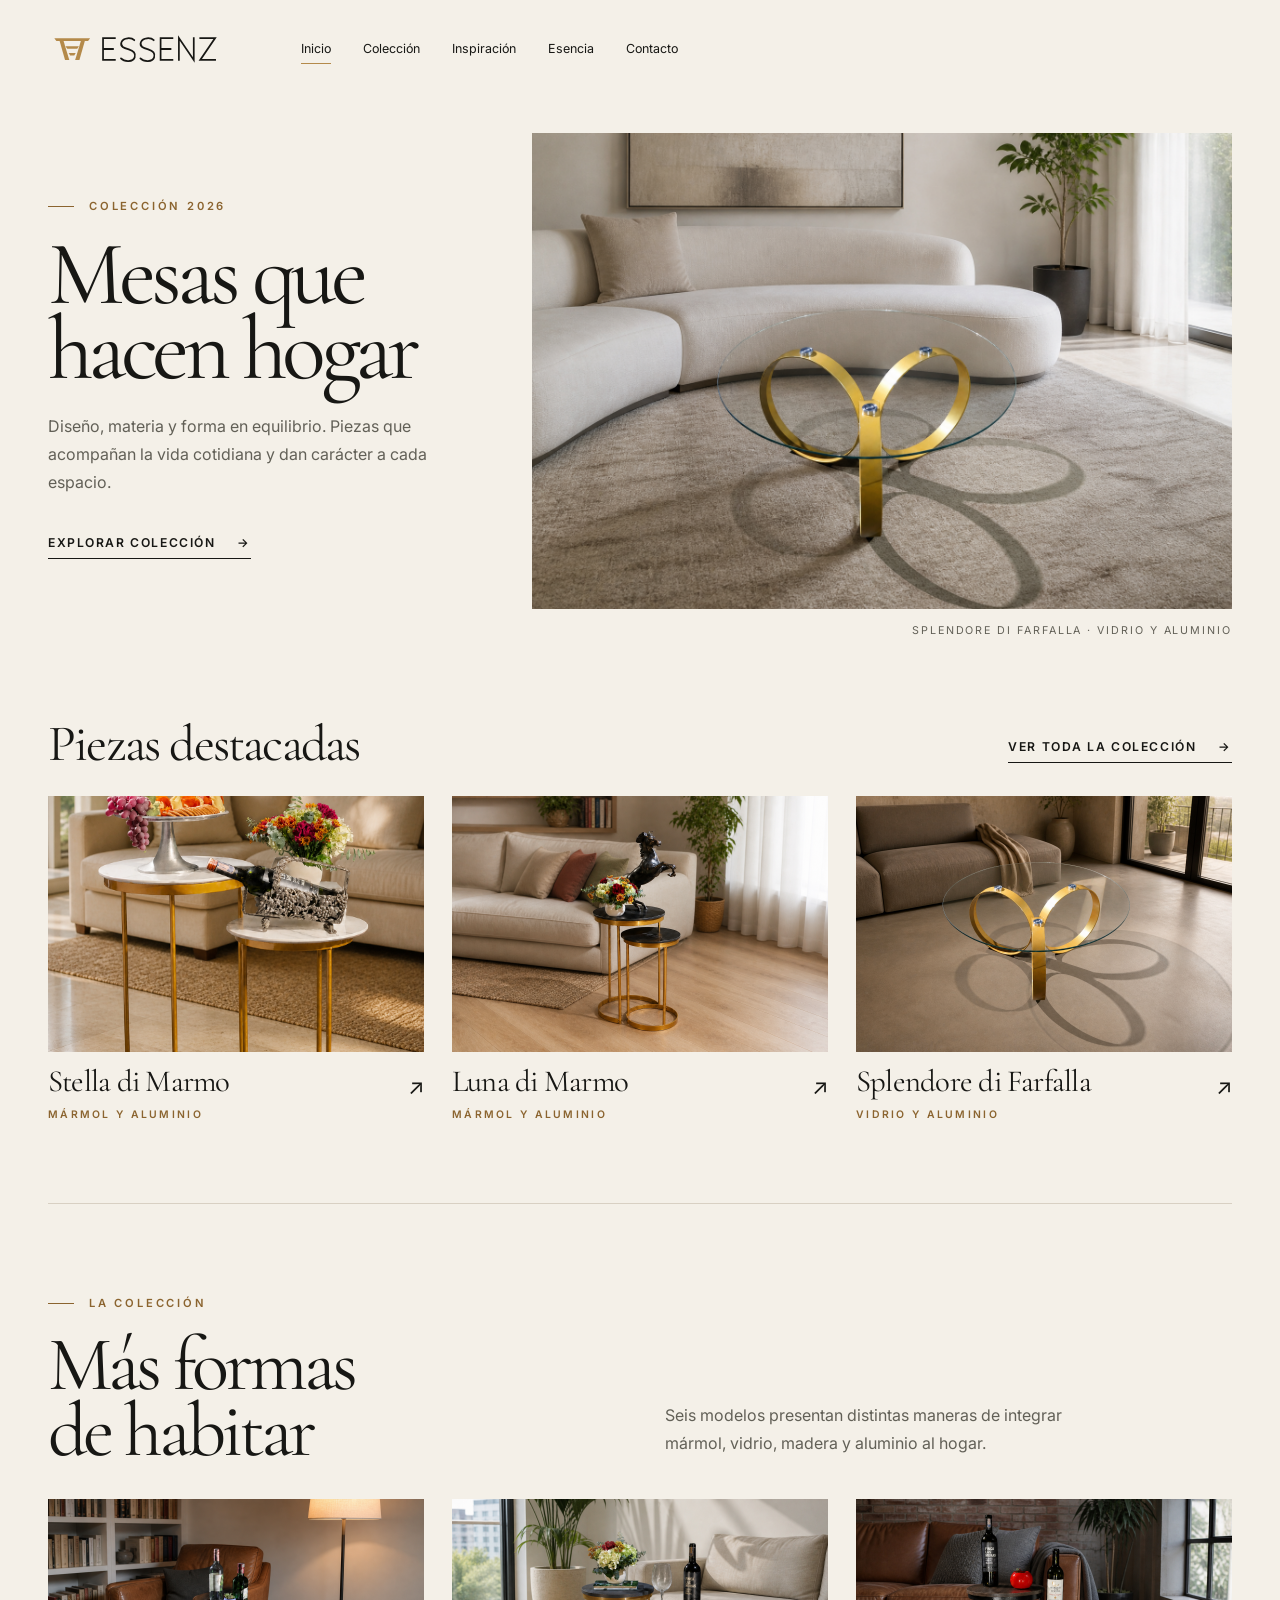
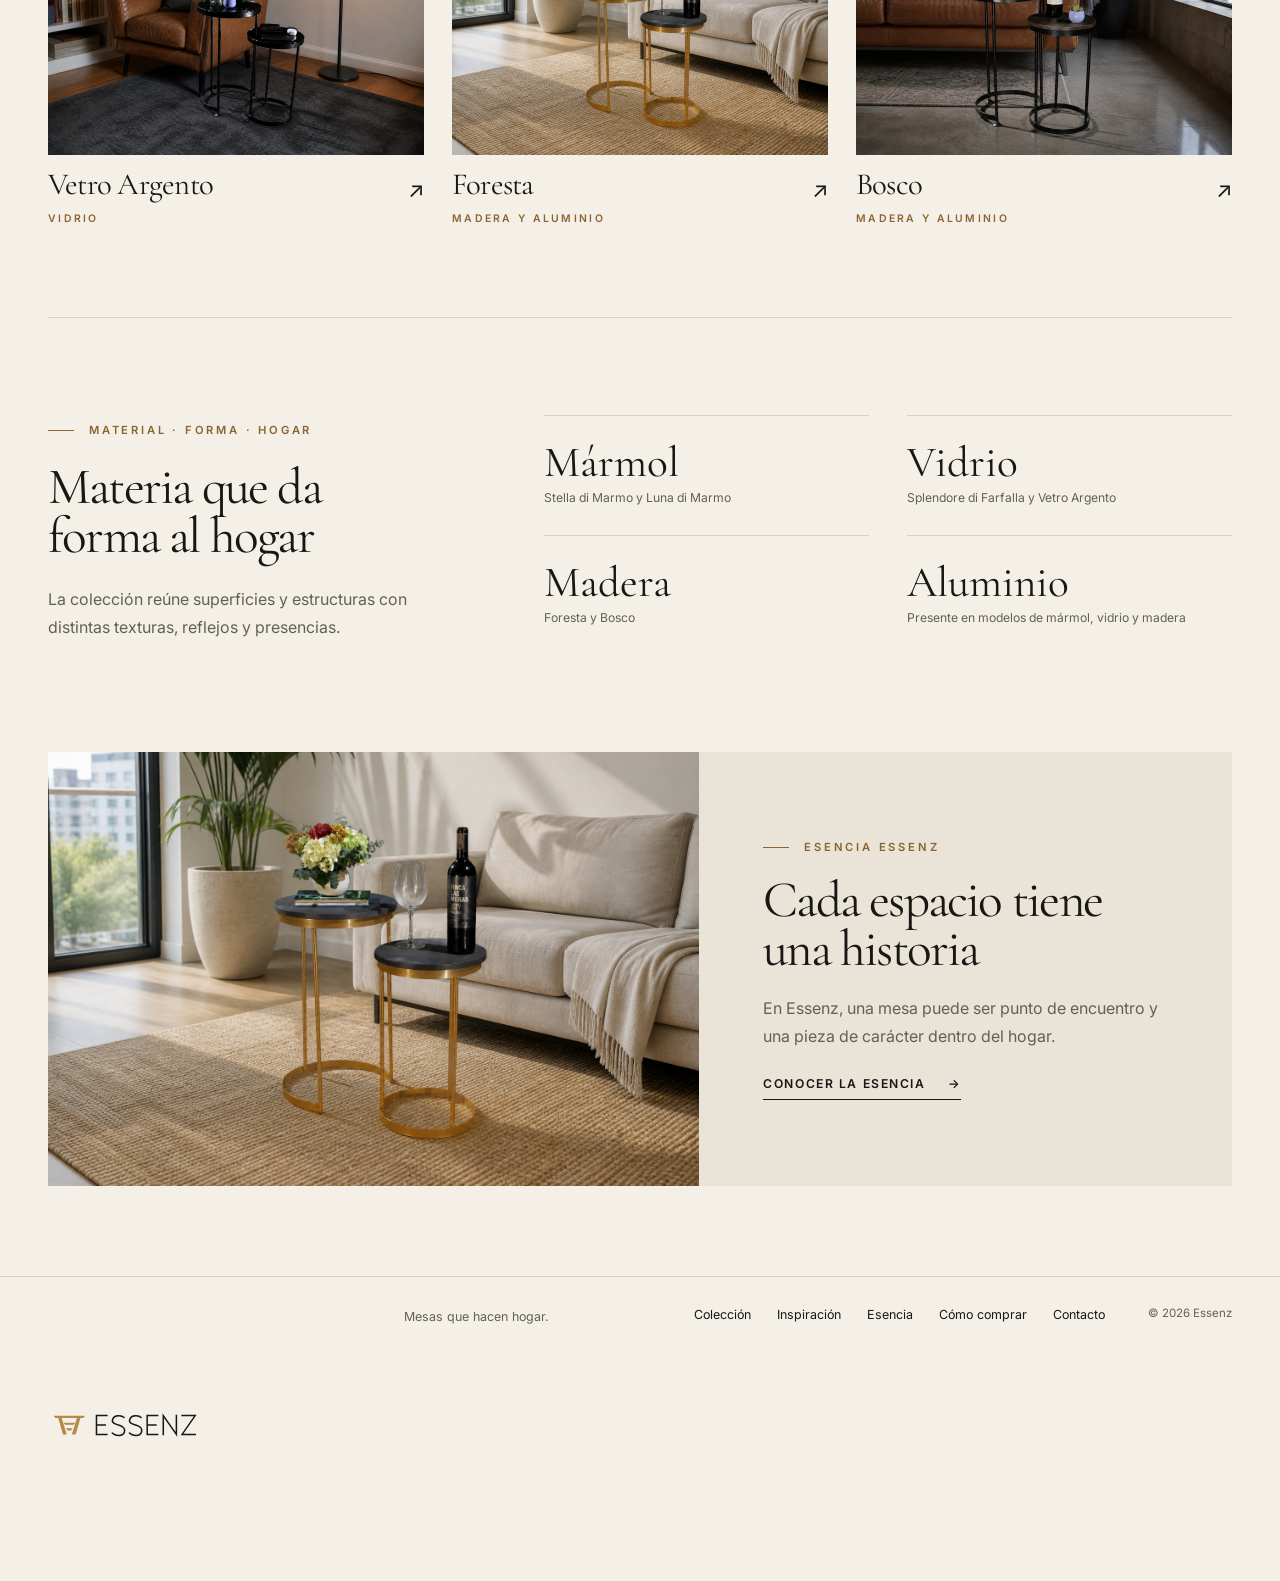
<file: site/index.html>
<!doctype html>
<html lang="es-CO">
<head>
  <meta charset="utf-8">
  <meta name="viewport" content="width=device-width, initial-scale=1">
  <meta name="theme-color" content="#F4F0E8">
  <meta name="description" content="Conoce las mesas decorativas Essenz: mármol, vidrio, madera y aluminio en piezas para el hogar. Explora la colección 2026 y sus seis modelos.">
  <title>Essenz | Mesas que hacen hogar</title>
  <link rel="icon" type="image/png" href="assets/brand/essenz-favicon-512.png">
  <link rel="preconnect" href="https://fonts.googleapis.com">
  <link rel="preconnect" href="https://fonts.gstatic.com" crossorigin>
  <link href="https://fonts.googleapis.com/css2?family=Cormorant+Garamond:wght@400;500&family=Inter:wght@400;500;600&display=swap" rel="stylesheet">
  <link rel="preload" as="image" href="assets/images/splendore-di-farfalla-p09-sala-curva.png">
  <link rel="stylesheet" href="assets/css/styles.css">
  <script src="assets/js/main.js" defer></script>
</head>
<body>
  <a class="skip-link" href="#contenido">Saltar al contenido</a>
  <header class="site-header" data-menu-open="false">
    <div class="container header-inner">
      <a class="site-logo" href="index.html" aria-label="Essenz, inicio"><img src="assets/brand/essenz-logo-web-color.svg" width="1200" height="240" alt="Essenz"></a>
      <button class="menu-toggle" type="button" aria-controls="menu-principal" aria-expanded="false">Menú <svg viewBox="0 0 20 20" aria-hidden="true"><path d="M2 6h16M2 14h16"></path></svg></button>
      <nav class="site-nav" id="menu-principal" aria-label="Navegación principal">
        <a href="index.html" aria-current="page">Inicio</a>
        <a href="productos.html">Colección</a>
        <a href="galeria.html">Inspiración</a>
        <a href="empresa.html">Esencia</a>
        <a href="contacto.html">Contacto</a>
      </nav>
    </div>
  </header>

  <main id="contenido">
    <section class="container hero" aria-labelledby="inicio-titulo">
      <div class="hero-copy">
        <p class="eyebrow">Colección 2026</p>
        <h1 id="inicio-titulo">Mesas que<br>hacen hogar</h1>
        <p class="body-copy">Diseño, materia y forma en equilibrio. Piezas que acompañan la vida cotidiana y dan carácter a cada espacio.</p>
        <a class="text-link" href="productos.html">Explorar colección <span aria-hidden="true">→</span></a>
      </div>
      <figure>
        <div class="hero-image"><img src="assets/images/splendore-di-farfalla-p09-sala-curva.png" width="1536" height="1024" alt="Mesa de vidrio Splendore di Farfalla en una sala luminosa" fetchpriority="high"></div>
        <figcaption class="hero-caption">Splendore di Farfalla · vidrio y aluminio</figcaption>
      </figure>
    </section>

    <section class="container featured" aria-labelledby="destacadas-titulo">
      <div class="section-top"><h2 class="section-heading" id="destacadas-titulo">Piezas destacadas</h2><a class="text-link" href="productos.html">Ver toda la colección <span aria-hidden="true">→</span></a></div>
      <div class="product-grid">
        <article class="product-card">
          <a class="product-card__media" href="productos.html#stella"><img src="assets/images/stella-di-marmo-p04-sala-contemporanea.png" width="1086" height="1448" loading="lazy" decoding="async" alt="Set de mesas Stella di Marmo en una sala contemporánea"></a>
          <div class="product-card__meta"><h3><a href="productos.html#stella">Stella di Marmo</a></h3><span class="product-card__arrow" aria-hidden="true">↗</span></div>
          <p class="product-card__material">Mármol y aluminio</p>
        </article>
        <article class="product-card">
          <a class="product-card__media" href="productos.html#luna"><img src="assets/images/luna-di-marmo-p07-sala-familiar.png" width="1536" height="1024" loading="lazy" decoding="async" alt="Set de mesas Luna di Marmo en una sala familiar"></a>
          <div class="product-card__meta"><h3><a href="productos.html#luna">Luna di Marmo</a></h3><span class="product-card__arrow" aria-hidden="true">↗</span></div>
          <p class="product-card__material">Mármol y aluminio</p>
        </article>
        <article class="product-card">
          <a class="product-card__media" href="productos.html#farfalla"><img src="assets/images/splendore-di-farfalla-p10-sala-minimalista.png" width="1536" height="1024" loading="lazy" decoding="async" alt="Mesa Splendore di Farfalla de vidrio en una sala minimalista"></a>
          <div class="product-card__meta"><h3><a href="productos.html#farfalla">Splendore di Farfalla</a></h3><span class="product-card__arrow" aria-hidden="true">↗</span></div>
          <p class="product-card__material">Vidrio y aluminio</p>
        </article>
      </div>
    </section>

    <section class="container collection-teaser" aria-labelledby="coleccion-titulo">
      <div class="teaser-heading"><div><p class="eyebrow">La colección</p><h2 id="coleccion-titulo">Más formas<br>de habitar</h2></div><p class="body-copy">Seis modelos presentan distintas maneras de integrar mármol, vidrio, madera y aluminio al hogar.</p></div>
      <div class="product-grid">
        <article class="product-card">
          <a class="product-card__media" href="productos.html#vetro"><img src="assets/images/vetro-argento-p11-rincon-lectura.png" width="1536" height="1024" loading="lazy" decoding="async" alt="Set Vetro Argento en un rincón de lectura"></a>
          <div class="product-card__meta"><h3><a href="productos.html#vetro">Vetro Argento</a></h3><span class="product-card__arrow" aria-hidden="true">↗</span></div><p class="product-card__material">Vidrio</p>
        </article>
        <article class="product-card">
          <a class="product-card__media" href="productos.html#foresta"><img src="assets/images/foresta-p14-apartamento-luminoso.png" width="1536" height="1024" loading="lazy" decoding="async" alt="Set Foresta en un apartamento luminoso"></a>
          <div class="product-card__meta"><h3><a href="productos.html#foresta">Foresta</a></h3><span class="product-card__arrow" aria-hidden="true">↗</span></div><p class="product-card__material">Madera y aluminio</p>
        </article>
        <article class="product-card">
          <a class="product-card__media" href="productos.html#bosco"><img src="assets/images/bosco-p16-sala-industrial.png" width="1536" height="1024" loading="lazy" decoding="async" alt="Set Bosco en una sala de estilo industrial"></a>
          <div class="product-card__meta"><h3><a href="productos.html#bosco">Bosco</a></h3><span class="product-card__arrow" aria-hidden="true">↗</span></div><p class="product-card__material">Madera y aluminio</p>
        </article>
      </div>
    </section>

    <section class="container material-section" aria-labelledby="materiales-titulo">
      <div><p class="eyebrow">Material · forma · hogar</p><h2 class="section-heading" id="materiales-titulo">Materia que da forma al hogar</h2><p class="body-copy">La colección reúne superficies y estructuras con distintas texturas, reflejos y presencias.</p></div>
      <div class="material-list" aria-label="Materiales de la colección">
        <div class="material-item"><h3>Mármol</h3><p>Stella di Marmo y Luna di Marmo</p></div>
        <div class="material-item"><h3>Vidrio</h3><p>Splendore di Farfalla y Vetro Argento</p></div>
        <div class="material-item"><h3>Madera</h3><p>Foresta y Bosco</p></div>
        <div class="material-item"><h3>Aluminio</h3><p>Presente en modelos de mármol, vidrio y madera</p></div>
      </div>
    </section>

    <section class="container editorial-block" aria-labelledby="esencia-titulo">
      <div class="editorial-block__image"><img src="assets/images/foresta-p14-apartamento-luminoso.png" width="1536" height="1024" loading="lazy" decoding="async" alt="Mesa Foresta acompañando una sala de estar"></div>
      <div class="editorial-block__copy"><p class="eyebrow">Esencia Essenz</p><h2 class="section-heading" id="esencia-titulo">Cada espacio tiene una historia</h2><p class="body-copy">En Essenz, una mesa puede ser punto de encuentro y una pieza de carácter dentro del hogar.</p><a class="text-link" href="empresa.html">Conocer la esencia <span aria-hidden="true">→</span></a></div>
    </section>
  </main>

  <footer class="site-footer"><div class="container footer-inner"><a class="footer-brand" href="index.html" aria-label="Essenz, inicio"><img src="assets/brand/essenz-logo-web-color.svg" width="1200" height="240" alt="Essenz"></a><p class="footer-note">Mesas que hacen hogar.</p><nav class="footer-links" aria-label="Enlaces del pie"><a href="productos.html">Colección</a><a href="galeria.html">Inspiración</a><a href="empresa.html">Esencia</a><a href="pagos.html">Cómo comprar</a><a href="contacto.html">Contacto</a></nav><p class="footer-year">© 2026 Essenz</p></div></footer>
</body>
</html>
</file>
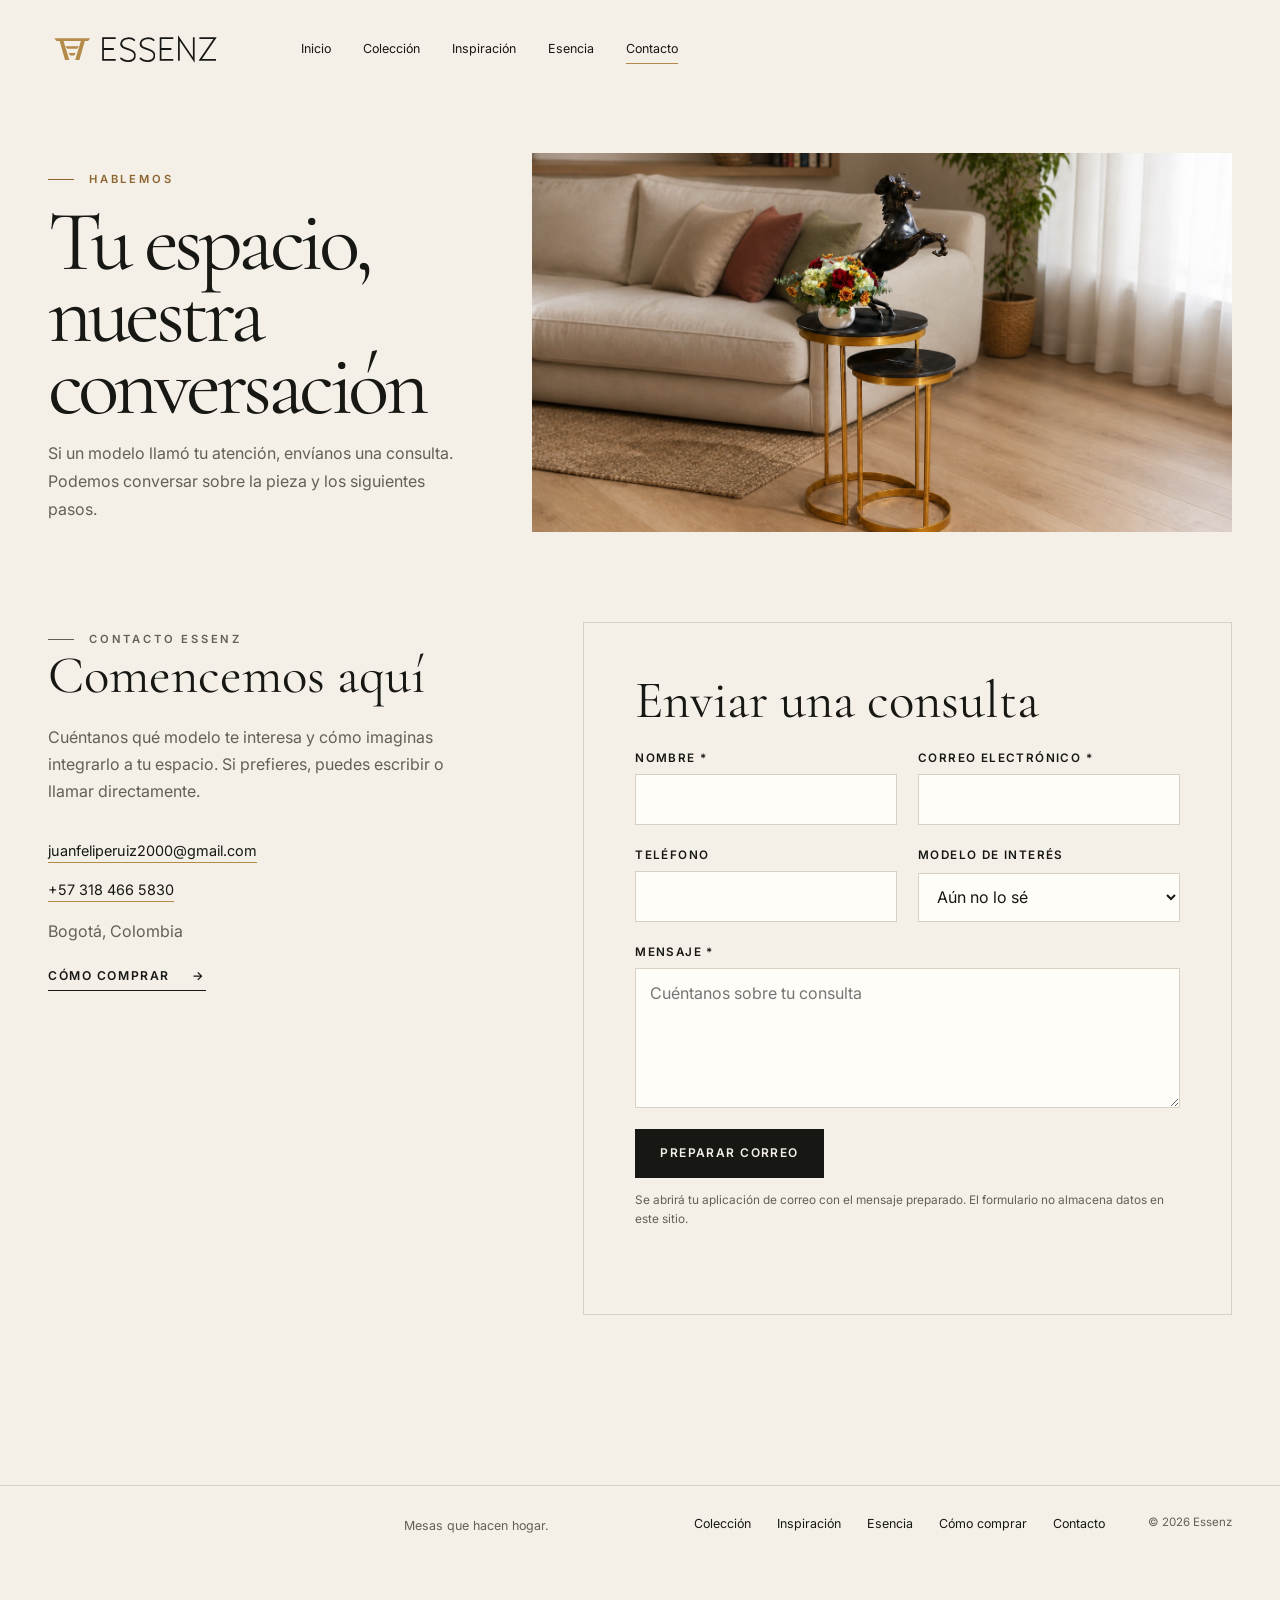
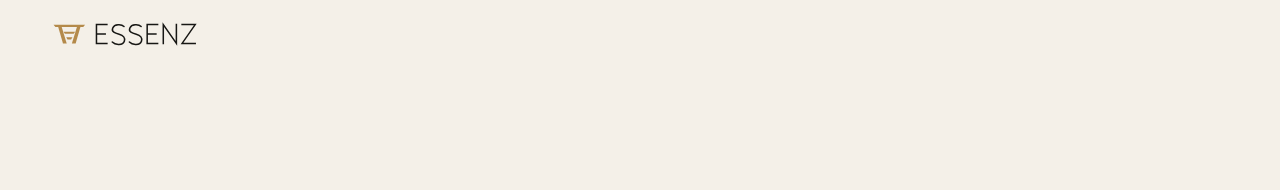
<file: site/contacto.html>
<!doctype html>
<html lang="es-CO">
<head>
  <meta charset="utf-8"><meta name="viewport" content="width=device-width, initial-scale=1"><meta name="theme-color" content="#F4F0E8">
  <meta name="description" content="Contacta a Essenz para consultar por Stella di Marmo, Luna di Marmo, Splendore di Farfalla, Vetro Argento, Foresta o Bosco.">
  <title>Contacto y consultas | Essenz</title>
  <link rel="icon" type="image/png" href="assets/brand/essenz-favicon-512.png"><link rel="preconnect" href="https://fonts.googleapis.com"><link rel="preconnect" href="https://fonts.gstatic.com" crossorigin><link href="https://fonts.googleapis.com/css2?family=Cormorant+Garamond:wght@400;500&family=Inter:wght@400;500;600&display=swap" rel="stylesheet">
  <link rel="stylesheet" href="assets/css/styles.css"><script src="assets/js/main.js" defer></script>
</head>
<body>
  <a class="skip-link" href="#contenido">Saltar al contenido</a>
  <header class="site-header" data-menu-open="false"><div class="container header-inner"><a class="site-logo" href="index.html" aria-label="Essenz, inicio"><img src="assets/brand/essenz-logo-web-color.svg" width="1200" height="240" alt="Essenz"></a><button class="menu-toggle" type="button" aria-controls="menu-principal" aria-expanded="false">Menú <svg viewBox="0 0 20 20" aria-hidden="true"><path d="M2 6h16M2 14h16"></path></svg></button><nav class="site-nav" id="menu-principal" aria-label="Navegación principal"><a href="index.html">Inicio</a><a href="productos.html">Colección</a><a href="galeria.html">Inspiración</a><a href="empresa.html">Esencia</a><a href="contacto.html" aria-current="page">Contacto</a></nav></div></header>

  <main id="contenido" class="container">
    <section class="page-intro" aria-labelledby="titulo-contacto"><div class="page-intro__copy"><p class="eyebrow">Hablemos</p><h1 id="titulo-contacto">Tu espacio,<br>nuestra conversación</h1><p class="body-copy">Si un modelo llamó tu atención, envíanos una consulta. Podemos conversar sobre la pieza y los siguientes pasos.</p></div><figure class="page-intro__image"><img src="assets/images/luna-di-marmo-p07-sala-familiar.png" width="1536" height="1024" alt="Luna di Marmo en una sala familiar" fetchpriority="high"></figure></section>

    <section class="contact-layout" aria-label="Opciones de contacto"><div class="contact-info"><p class="eyebrow">Contacto Essenz</p><h2>Comencemos aquí</h2><p>Cuéntanos qué modelo te interesa y cómo imaginas integrarlo a tu espacio. Si prefieres, puedes escribir o llamar directamente.</p><div class="contact-methods"><a href="mailto:juanfeliperuiz2000@gmail.com">juanfeliperuiz2000@gmail.com</a><a href="tel:+573184665830">+57 318 466 5830</a></div><p>Bogotá, Colombia</p><a class="text-link" href="pagos.html">Cómo comprar <span aria-hidden="true">→</span></a></div>
      <form class="contact-form" id="contact-form" action="mailto:juanfeliperuiz2000@gmail.com" method="post" enctype="text/plain" data-email="juanfeliperuiz2000@gmail.com"><h2>Enviar una consulta</h2><div class="form-grid"><div class="field"><label for="nombre">Nombre *</label><input id="nombre" name="nombre" type="text" autocomplete="name" required maxlength="100"></div><div class="field"><label for="correo">Correo electrónico *</label><input id="correo" name="correo" type="email" autocomplete="email" required maxlength="150"></div></div><div class="form-grid"><div class="field"><label for="telefono">Teléfono</label><input id="telefono" name="telefono" type="tel" autocomplete="tel" maxlength="40"></div><div class="field"><label for="modelo">Modelo de interés</label><select id="modelo" name="modelo"><option value="">Aún no lo sé</option><option value="stella">Stella di Marmo</option><option value="luna">Luna di Marmo</option><option value="farfalla">Splendore di Farfalla</option><option value="vetro">Vetro Argento</option><option value="foresta">Foresta</option><option value="bosco">Bosco</option></select></div></div><div class="field"><label for="mensaje">Mensaje *</label><textarea id="mensaje" name="mensaje" required maxlength="2000" placeholder="Cuéntanos sobre tu consulta"></textarea></div><button class="button" type="submit">Preparar correo</button><p class="form-note">Se abrirá tu aplicación de correo con el mensaje preparado. El formulario no almacena datos en este sitio.</p><p class="form-status" id="form-status" role="status" aria-live="polite"></p></form>
    </section>
  </main>

  <footer class="site-footer"><div class="container footer-inner"><a class="footer-brand" href="index.html" aria-label="Essenz, inicio"><img src="assets/brand/essenz-logo-web-color.svg" width="1200" height="240" alt="Essenz"></a><p class="footer-note">Mesas que hacen hogar.</p><nav class="footer-links" aria-label="Enlaces del pie"><a href="productos.html">Colección</a><a href="galeria.html">Inspiración</a><a href="empresa.html">Esencia</a><a href="pagos.html">Cómo comprar</a><a href="contacto.html">Contacto</a></nav><p class="footer-year">© 2026 Essenz</p></div></footer>
</body>
</html>
</file>
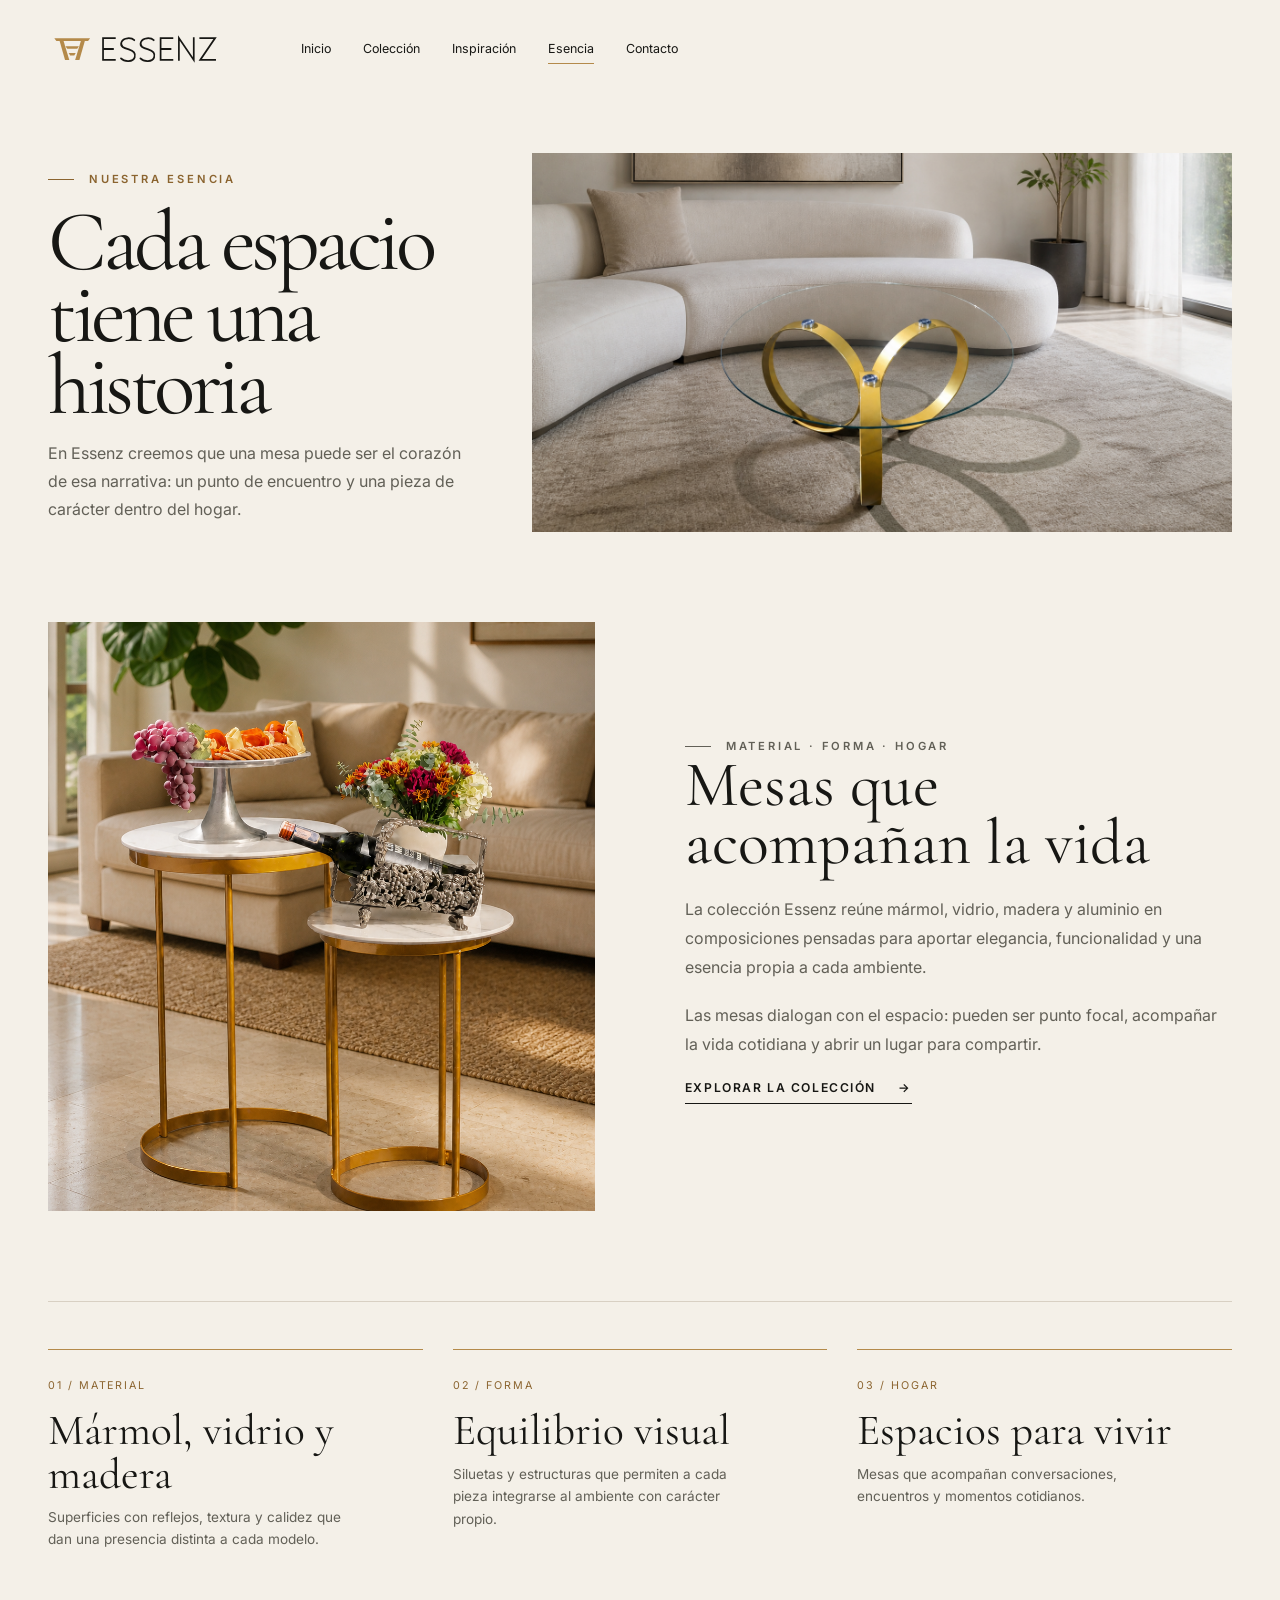
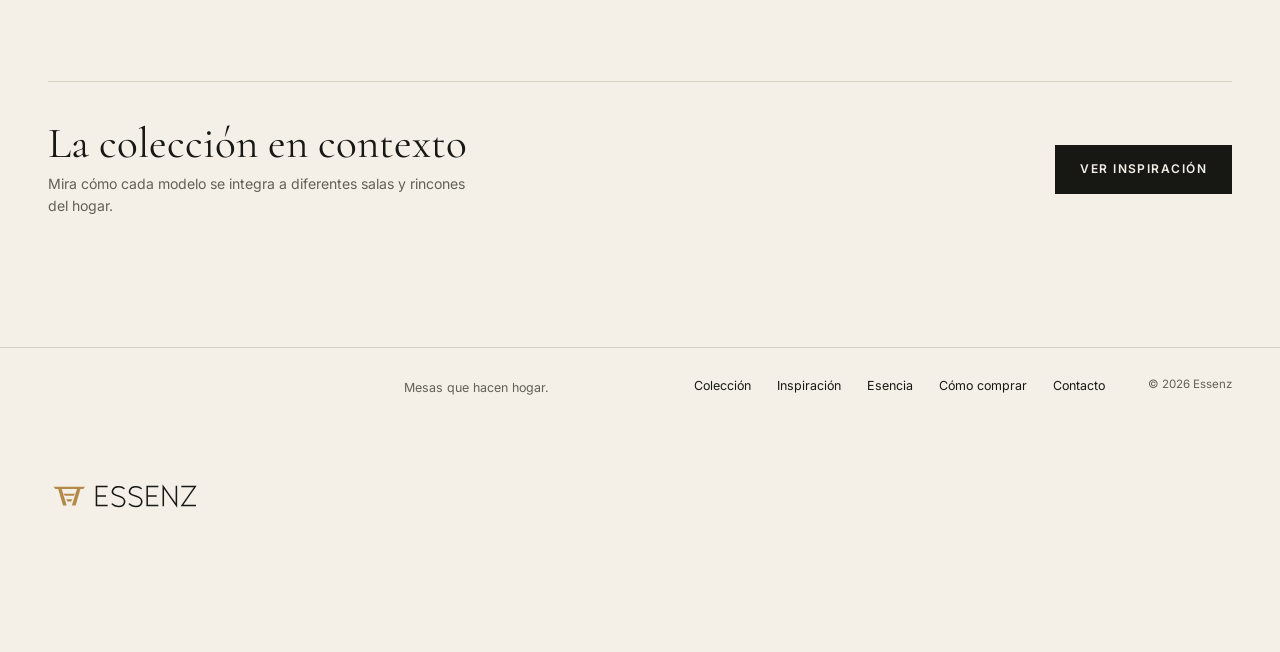
<file: site/empresa.html>
<!doctype html>
<html lang="es-CO">
<head>
  <meta charset="utf-8"><meta name="viewport" content="width=device-width, initial-scale=1"><meta name="theme-color" content="#F4F0E8">
  <meta name="description" content="Conoce la esencia de Essenz: mesas que reúnen material, forma y hogar en composiciones de mármol, vidrio, madera y aluminio.">
  <title>Nuestra esencia | Essenz</title>
  <link rel="icon" type="image/png" href="assets/brand/essenz-favicon-512.png"><link rel="preconnect" href="https://fonts.googleapis.com"><link rel="preconnect" href="https://fonts.gstatic.com" crossorigin><link href="https://fonts.googleapis.com/css2?family=Cormorant+Garamond:wght@400;500&family=Inter:wght@400;500;600&display=swap" rel="stylesheet">
  <link rel="stylesheet" href="assets/css/styles.css"><script src="assets/js/main.js" defer></script>
</head>
<body>
  <a class="skip-link" href="#contenido">Saltar al contenido</a>
  <header class="site-header" data-menu-open="false"><div class="container header-inner"><a class="site-logo" href="index.html" aria-label="Essenz, inicio"><img src="assets/brand/essenz-logo-web-color.svg" width="1200" height="240" alt="Essenz"></a><button class="menu-toggle" type="button" aria-controls="menu-principal" aria-expanded="false">Menú <svg viewBox="0 0 20 20" aria-hidden="true"><path d="M2 6h16M2 14h16"></path></svg></button><nav class="site-nav" id="menu-principal" aria-label="Navegación principal"><a href="index.html">Inicio</a><a href="productos.html">Colección</a><a href="galeria.html">Inspiración</a><a href="empresa.html" aria-current="page">Esencia</a><a href="contacto.html">Contacto</a></nav></div></header>

  <main id="contenido" class="container">
    <section class="page-intro" aria-labelledby="titulo-esencia"><div class="page-intro__copy"><p class="eyebrow">Nuestra esencia</p><h1 id="titulo-esencia">Cada espacio<br>tiene una historia</h1><p class="body-copy">En Essenz creemos que una mesa puede ser el corazón de esa narrativa: un punto de encuentro y una pieza de carácter dentro del hogar.</p></div><figure class="page-intro__image"><img src="assets/images/splendore-di-farfalla-p09-sala-curva.png" width="1536" height="1024" alt="Mesa Splendore di Farfalla en una sala de líneas curvas" fetchpriority="high"></figure></section>

    <section class="story-layout" aria-labelledby="historia-titulo"><figure class="story-layout__image"><img src="assets/images/stella-di-marmo-p04-sala-contemporanea.png" width="1086" height="1448" loading="lazy" decoding="async" alt="Stella di Marmo junto a un sofá en el hogar"></figure><div class="story-layout__copy"><p class="eyebrow">Material · forma · hogar</p><h2 id="historia-titulo">Mesas que acompañan la vida</h2><p>La colección Essenz reúne mármol, vidrio, madera y aluminio en composiciones pensadas para aportar elegancia, funcionalidad y una esencia propia a cada ambiente.</p><p>Las mesas dialogan con el espacio: pueden ser punto focal, acompañar la vida cotidiana y abrir un lugar para compartir.</p><a class="text-link" href="productos.html">Explorar la colección <span aria-hidden="true">→</span></a></div></section>

    <section class="principles" aria-label="Ideas que guían la colección"><div class="principle"><span>01 / MATERIAL</span><h3>Mármol, vidrio y madera</h3><p>Superficies con reflejos, textura y calidez que dan una presencia distinta a cada modelo.</p></div><div class="principle"><span>02 / FORMA</span><h3>Equilibrio visual</h3><p>Siluetas y estructuras que permiten a cada pieza integrarse al ambiente con carácter propio.</p></div><div class="principle"><span>03 / HOGAR</span><h3>Espacios para vivir</h3><p>Mesas que acompañan conversaciones, encuentros y momentos cotidianos.</p></div></section>

    <aside class="page-cta"><div><h2>La colección en contexto</h2><p>Mira cómo cada modelo se integra a diferentes salas y rincones del hogar.</p></div><a class="button" href="galeria.html">Ver inspiración</a></aside>
  </main>

  <footer class="site-footer"><div class="container footer-inner"><a class="footer-brand" href="index.html" aria-label="Essenz, inicio"><img src="assets/brand/essenz-logo-web-color.svg" width="1200" height="240" alt="Essenz"></a><p class="footer-note">Mesas que hacen hogar.</p><nav class="footer-links" aria-label="Enlaces del pie"><a href="productos.html">Colección</a><a href="galeria.html">Inspiración</a><a href="empresa.html">Esencia</a><a href="pagos.html">Cómo comprar</a><a href="contacto.html">Contacto</a></nav><p class="footer-year">© 2026 Essenz</p></div></footer>
</body>
</html>
</file>
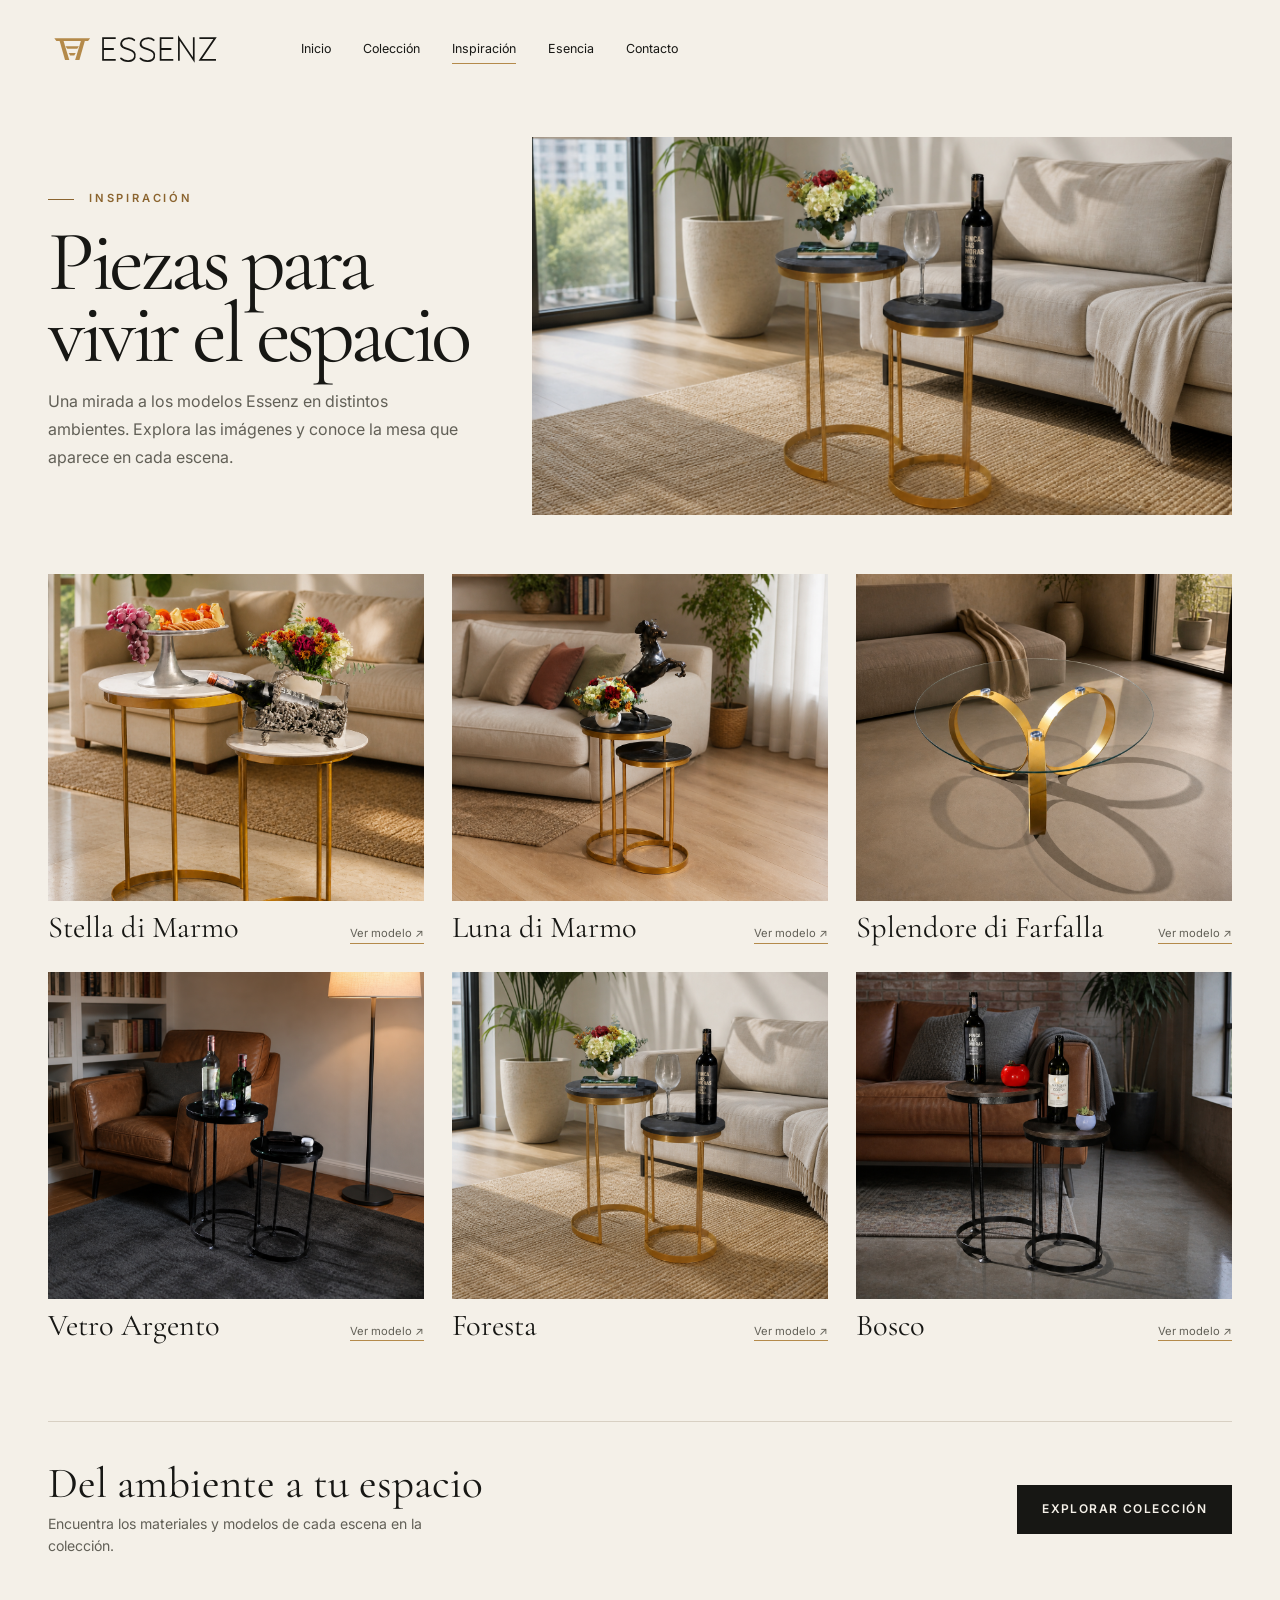
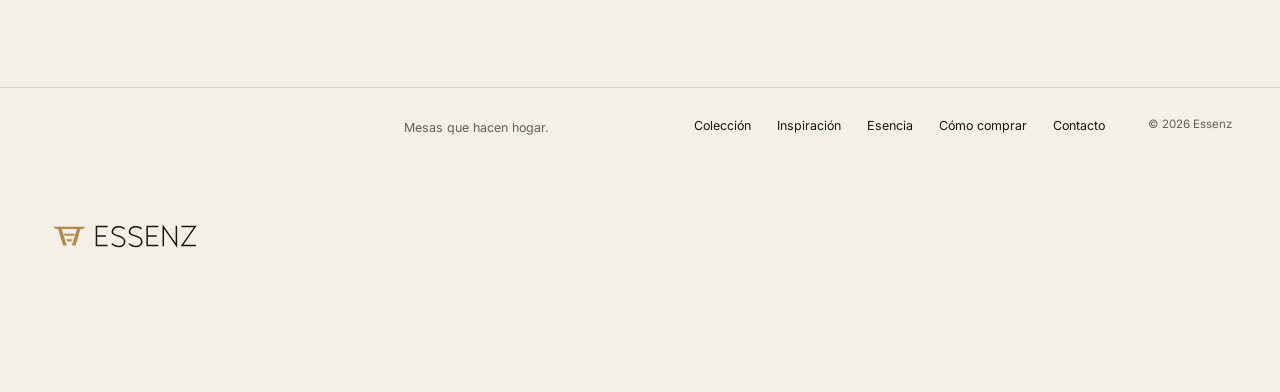
<file: site/galeria.html>
<!doctype html>
<html lang="es-CO">
<head>
  <meta charset="utf-8"><meta name="viewport" content="width=device-width, initial-scale=1"><meta name="theme-color" content="#F4F0E8">
  <meta name="description" content="Descubre cómo las mesas Essenz se integran a salas y rincones del hogar. Inspírate con Stella, Luna, Farfalla, Vetro, Foresta y Bosco.">
  <title>Inspiración: mesas en el hogar | Essenz</title>
  <link rel="icon" type="image/png" href="assets/brand/essenz-favicon-512.png"><link rel="preconnect" href="https://fonts.googleapis.com"><link rel="preconnect" href="https://fonts.gstatic.com" crossorigin><link href="https://fonts.googleapis.com/css2?family=Cormorant+Garamond:wght@400;500&family=Inter:wght@400;500;600&display=swap" rel="stylesheet">
  <link rel="stylesheet" href="assets/css/styles.css"><script src="assets/js/main.js" defer></script>
</head>
<body>
  <a class="skip-link" href="#contenido">Saltar al contenido</a>
  <header class="site-header" data-menu-open="false"><div class="container header-inner"><a class="site-logo" href="index.html" aria-label="Essenz, inicio"><img src="assets/brand/essenz-logo-web-color.svg" width="1200" height="240" alt="Essenz"></a><button class="menu-toggle" type="button" aria-controls="menu-principal" aria-expanded="false">Menú <svg viewBox="0 0 20 20" aria-hidden="true"><path d="M2 6h16M2 14h16"></path></svg></button><nav class="site-nav" id="menu-principal" aria-label="Navegación principal"><a href="index.html">Inicio</a><a href="productos.html">Colección</a><a href="galeria.html" aria-current="page">Inspiración</a><a href="empresa.html">Esencia</a><a href="contacto.html">Contacto</a></nav></div></header>

  <main id="contenido" class="container">
    <section class="page-intro" aria-labelledby="titulo-galeria"><div class="page-intro__copy"><p class="eyebrow">Inspiración</p><h1 id="titulo-galeria">Piezas para<br>vivir el espacio</h1><p class="body-copy">Una mirada a los modelos Essenz en distintos ambientes. Explora las imágenes y conoce la mesa que aparece en cada escena.</p></div><figure class="page-intro__image"><img src="assets/images/foresta-p14-apartamento-luminoso.png" width="1536" height="1024" alt="Mesas Foresta en una sala luminosa" fetchpriority="high"></figure></section>
    <section aria-labelledby="ambientes-titulo"><h2 class="sr-only" id="ambientes-titulo">Galería de ambientes</h2><div class="gallery-grid">
      <figure class="gallery-item"><button type="button" data-gallery-image="Stella di Marmo · sala contemporánea" aria-label="Ampliar Stella di Marmo en sala contemporánea"><span class="gallery-item__image"><img src="assets/images/stella-di-marmo-p04-sala-contemporanea.png" width="1086" height="1448" loading="lazy" decoding="async" alt="Set Stella di Marmo frente a un sofá en sala contemporánea"></span></button><figcaption><strong>Stella di Marmo</strong><a href="productos.html#stella">Ver modelo ↗</a></figcaption></figure>
      <figure class="gallery-item"><button type="button" data-gallery-image="Luna di Marmo · sala familiar" aria-label="Ampliar Luna di Marmo en sala familiar"><span class="gallery-item__image"><img src="assets/images/luna-di-marmo-p07-sala-familiar.png" width="1536" height="1024" loading="lazy" decoding="async" alt="Set Luna di Marmo en una sala familiar"></span></button><figcaption><strong>Luna di Marmo</strong><a href="productos.html#luna">Ver modelo ↗</a></figcaption></figure>
      <figure class="gallery-item"><button type="button" data-gallery-image="Splendore di Farfalla · sala minimalista" aria-label="Ampliar Splendore di Farfalla en sala minimalista"><span class="gallery-item__image"><img src="assets/images/splendore-di-farfalla-p10-sala-minimalista.png" width="1536" height="1024" loading="lazy" decoding="async" alt="Mesa de vidrio Splendore di Farfalla en una sala minimalista"></span></button><figcaption><strong>Splendore di Farfalla</strong><a href="productos.html#farfalla">Ver modelo ↗</a></figcaption></figure>
      <figure class="gallery-item"><button type="button" data-gallery-image="Vetro Argento · rincón de lectura" aria-label="Ampliar Vetro Argento en rincón de lectura"><span class="gallery-item__image"><img src="assets/images/vetro-argento-p11-rincon-lectura.png" width="1536" height="1024" loading="lazy" decoding="async" alt="Set Vetro Argento en un rincón con sillón de lectura"></span></button><figcaption><strong>Vetro Argento</strong><a href="productos.html#vetro">Ver modelo ↗</a></figcaption></figure>
      <figure class="gallery-item"><button type="button" data-gallery-image="Foresta · apartamento luminoso" aria-label="Ampliar Foresta en apartamento luminoso"><span class="gallery-item__image"><img src="assets/images/foresta-p14-apartamento-luminoso.png" width="1536" height="1024" loading="lazy" decoding="async" alt="Set Foresta junto a un sofá en apartamento luminoso"></span></button><figcaption><strong>Foresta</strong><a href="productos.html#foresta">Ver modelo ↗</a></figcaption></figure>
      <figure class="gallery-item"><button type="button" data-gallery-image="Bosco · sala industrial" aria-label="Ampliar Bosco en sala industrial"><span class="gallery-item__image"><img src="assets/images/bosco-p16-sala-industrial.png" width="1536" height="1024" loading="lazy" decoding="async" alt="Set Bosco en una sala de estilo industrial"></span></button><figcaption><strong>Bosco</strong><a href="productos.html#bosco">Ver modelo ↗</a></figcaption></figure>
    </div></section>
    <aside class="page-cta"><div><h2>Del ambiente a tu espacio</h2><p>Encuentra los materiales y modelos de cada escena en la colección.</p></div><a class="button" href="productos.html">Explorar colección</a></aside>
  </main>

  <dialog class="lightbox" id="lightbox" aria-label="Imagen ampliada de la colección"><img alt=""><div class="lightbox__bar"><p data-lightbox-caption></p><button class="lightbox__close" type="button" aria-label="Cerrar imagen">Cerrar ×</button></div></dialog>
  <footer class="site-footer"><div class="container footer-inner"><a class="footer-brand" href="index.html" aria-label="Essenz, inicio"><img src="assets/brand/essenz-logo-web-color.svg" width="1200" height="240" alt="Essenz"></a><p class="footer-note">Mesas que hacen hogar.</p><nav class="footer-links" aria-label="Enlaces del pie"><a href="productos.html">Colección</a><a href="galeria.html">Inspiración</a><a href="empresa.html">Esencia</a><a href="pagos.html">Cómo comprar</a><a href="contacto.html">Contacto</a></nav><p class="footer-year">© 2026 Essenz</p></div></footer>
</body>
</html>
</file>
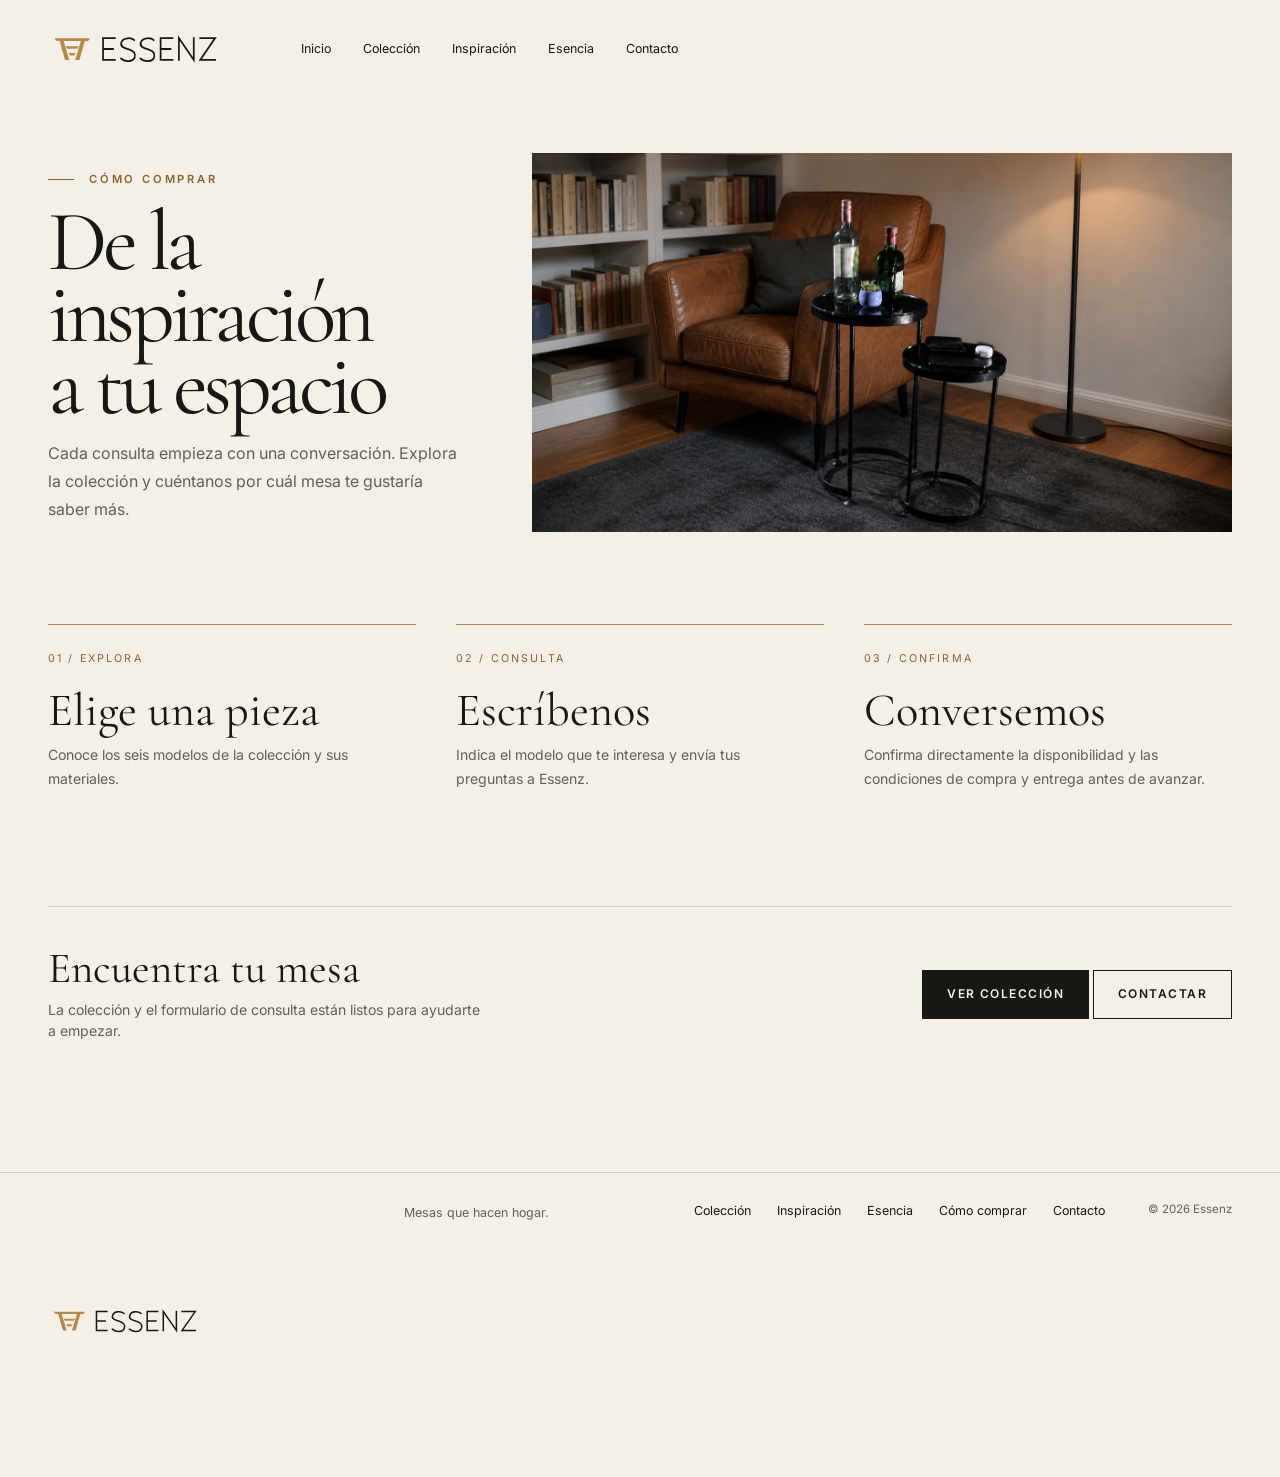
<file: site/pagos.html>
<!doctype html>
<html lang="es-CO">
<head>
  <meta charset="utf-8"><meta name="viewport" content="width=device-width, initial-scale=1"><meta name="theme-color" content="#F4F0E8">
  <meta name="description" content="Conoce cómo consultar por una mesa Essenz: elige un modelo, envía tu consulta y confirma directamente los detalles de compra.">
  <title>Cómo comprar | Essenz</title>
  <link rel="icon" type="image/png" href="assets/brand/essenz-favicon-512.png"><link rel="preconnect" href="https://fonts.googleapis.com"><link rel="preconnect" href="https://fonts.gstatic.com" crossorigin><link href="https://fonts.googleapis.com/css2?family=Cormorant+Garamond:wght@400;500&family=Inter:wght@400;500;600&display=swap" rel="stylesheet">
  <link rel="stylesheet" href="assets/css/styles.css"><script src="assets/js/main.js" defer></script>
</head>
<body>
  <a class="skip-link" href="#contenido">Saltar al contenido</a>
  <header class="site-header" data-menu-open="false"><div class="container header-inner"><a class="site-logo" href="index.html" aria-label="Essenz, inicio"><img src="assets/brand/essenz-logo-web-color.svg" width="1200" height="240" alt="Essenz"></a><button class="menu-toggle" type="button" aria-controls="menu-principal" aria-expanded="false">Menú <svg viewBox="0 0 20 20" aria-hidden="true"><path d="M2 6h16M2 14h16"></path></svg></button><nav class="site-nav" id="menu-principal" aria-label="Navegación principal"><a href="index.html">Inicio</a><a href="productos.html">Colección</a><a href="galeria.html">Inspiración</a><a href="empresa.html">Esencia</a><a href="contacto.html">Contacto</a></nav></div></header>

  <main id="contenido" class="container">
    <section class="page-intro" aria-labelledby="titulo-comprar"><div class="page-intro__copy"><p class="eyebrow">Cómo comprar</p><h1 id="titulo-comprar">De la inspiración<br>a tu espacio</h1><p class="body-copy">Cada consulta empieza con una conversación. Explora la colección y cuéntanos por cuál mesa te gustaría saber más.</p></div><figure class="page-intro__image"><img src="assets/images/vetro-argento-p11-rincon-lectura.png" width="1536" height="1024" alt="Vetro Argento en un rincón de lectura" fetchpriority="high"></figure></section>
    <section class="steps" aria-label="Pasos para consultar"><div class="step"><span class="step__num">01 / EXPLORA</span><h2>Elige una pieza</h2><p>Conoce los seis modelos de la colección y sus materiales.</p></div><div class="step"><span class="step__num">02 / CONSULTA</span><h2>Escríbenos</h2><p>Indica el modelo que te interesa y envía tus preguntas a Essenz.</p></div><div class="step"><span class="step__num">03 / CONFIRMA</span><h2>Conversemos</h2><p>Confirma directamente la disponibilidad y las condiciones de compra y entrega antes de avanzar.</p></div></section>
    <aside class="page-cta"><div><h2>Encuentra tu mesa</h2><p>La colección y el formulario de consulta están listos para ayudarte a empezar.</p></div><div><a class="button" href="productos.html">Ver colección</a> <a class="button button--outline" href="contacto.html">Contactar</a></div></aside>
  </main>

  <footer class="site-footer"><div class="container footer-inner"><a class="footer-brand" href="index.html" aria-label="Essenz, inicio"><img src="assets/brand/essenz-logo-web-color.svg" width="1200" height="240" alt="Essenz"></a><p class="footer-note">Mesas que hacen hogar.</p><nav class="footer-links" aria-label="Enlaces del pie"><a href="productos.html">Colección</a><a href="galeria.html">Inspiración</a><a href="empresa.html">Esencia</a><a href="pagos.html">Cómo comprar</a><a href="contacto.html">Contacto</a></nav><p class="footer-year">© 2026 Essenz</p></div></footer>
</body>
</html>
</file>
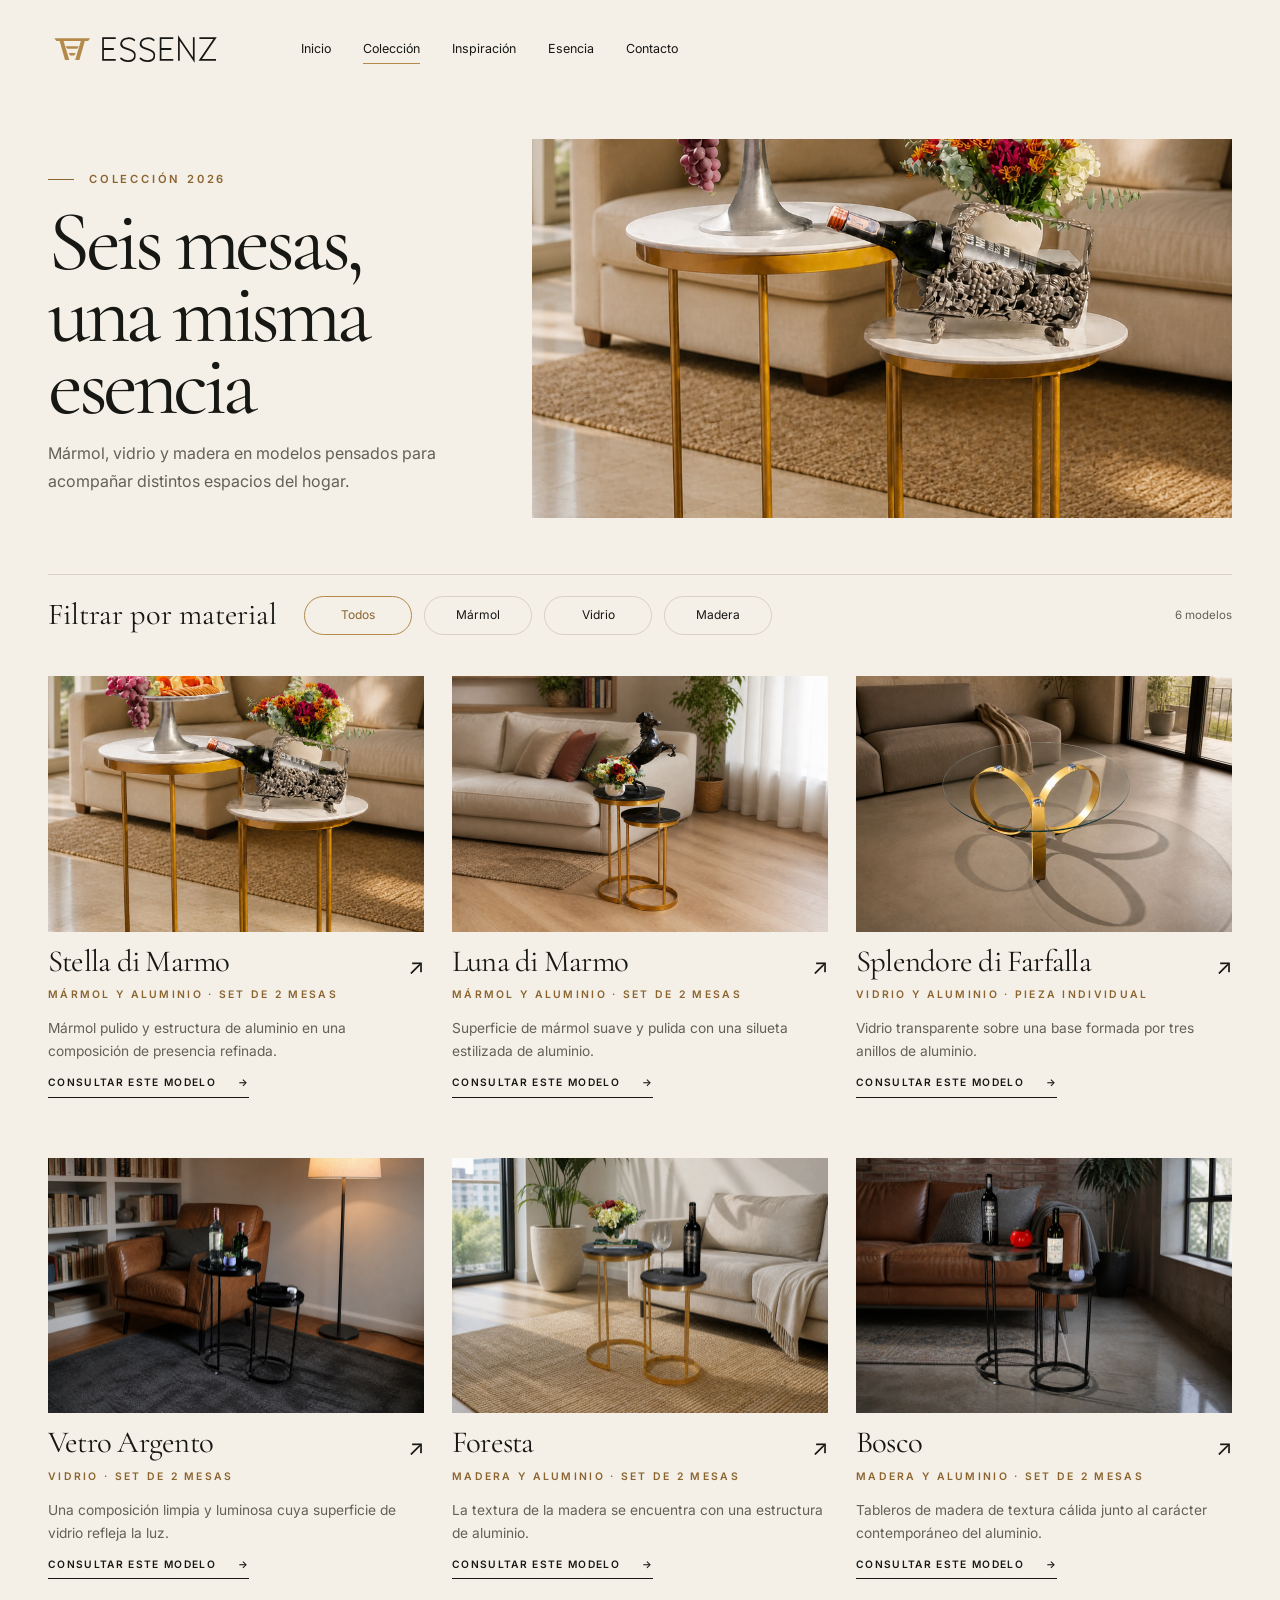
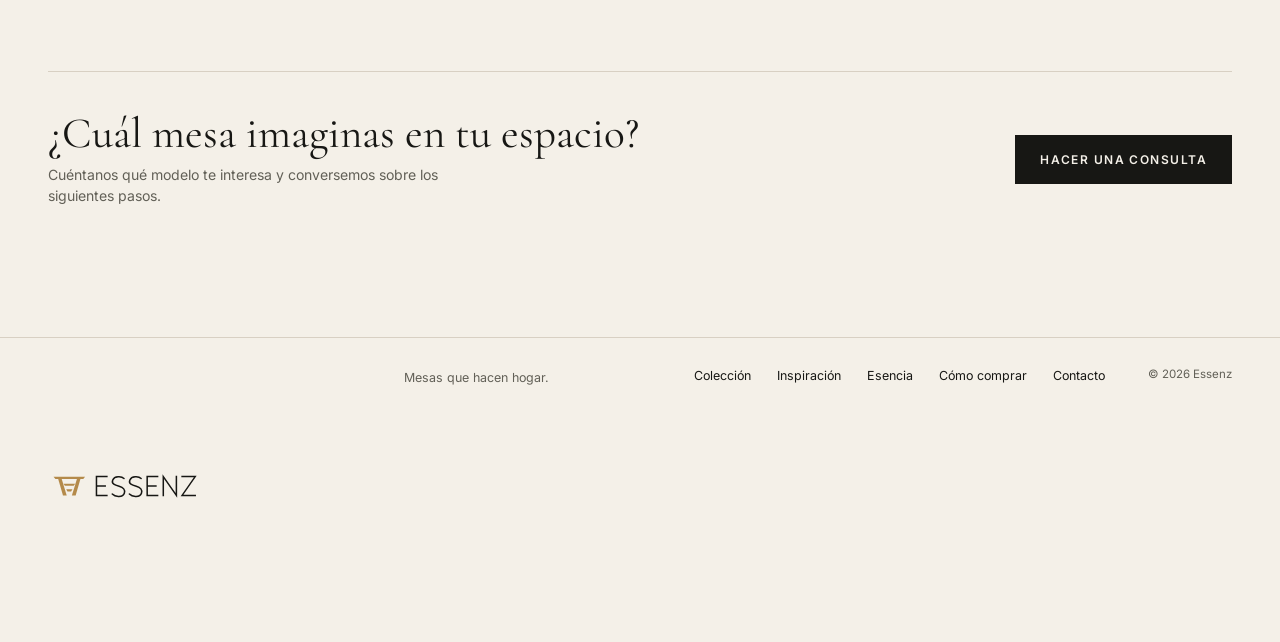
<file: site/productos.html>
<!doctype html>
<html lang="es-CO">
<head>
  <meta charset="utf-8">
  <meta name="viewport" content="width=device-width, initial-scale=1">
  <meta name="theme-color" content="#F4F0E8">
  <meta name="description" content="Explora los seis modelos de mesas Essenz: Stella di Marmo, Luna di Marmo, Splendore di Farfalla, Vetro Argento, Foresta y Bosco.">
  <title>Colección de mesas | Essenz</title>
  <link rel="icon" type="image/png" href="assets/brand/essenz-favicon-512.png">
  <link rel="preconnect" href="https://fonts.googleapis.com"><link rel="preconnect" href="https://fonts.gstatic.com" crossorigin>
  <link href="https://fonts.googleapis.com/css2?family=Cormorant+Garamond:wght@400;500&family=Inter:wght@400;500;600&display=swap" rel="stylesheet">
  <link rel="stylesheet" href="assets/css/styles.css"><script src="assets/js/main.js" defer></script>
</head>
<body>
  <a class="skip-link" href="#contenido">Saltar al contenido</a>
  <header class="site-header" data-menu-open="false"><div class="container header-inner"><a class="site-logo" href="index.html" aria-label="Essenz, inicio"><img src="assets/brand/essenz-logo-web-color.svg" width="1200" height="240" alt="Essenz"></a><button class="menu-toggle" type="button" aria-controls="menu-principal" aria-expanded="false">Menú <svg viewBox="0 0 20 20" aria-hidden="true"><path d="M2 6h16M2 14h16"></path></svg></button><nav class="site-nav" id="menu-principal" aria-label="Navegación principal"><a href="index.html">Inicio</a><a href="productos.html" aria-current="page">Colección</a><a href="galeria.html">Inspiración</a><a href="empresa.html">Esencia</a><a href="contacto.html">Contacto</a></nav></div></header>

  <main id="contenido" class="container">
    <section class="page-intro" aria-labelledby="titulo-coleccion"><div class="page-intro__copy"><p class="eyebrow">Colección 2026</p><h1 id="titulo-coleccion">Seis mesas,<br>una misma esencia</h1><p class="body-copy">Mármol, vidrio y madera en modelos pensados para acompañar distintos espacios del hogar.</p></div><figure class="page-intro__image"><img src="assets/images/stella-di-marmo-p04-sala-contemporanea.png" width="1086" height="1448" alt="Stella di Marmo en una sala contemporánea" fetchpriority="high"></figure></section>

    <div class="filter-bar" role="group" aria-label="Filtrar modelos por material"><span class="filter-bar__label">Filtrar por material</span><button class="filter-button" type="button" data-filter="todos" aria-pressed="true">Todos</button><button class="filter-button" type="button" data-filter="marmol" aria-pressed="false">Mármol</button><button class="filter-button" type="button" data-filter="vidrio" aria-pressed="false">Vidrio</button><button class="filter-button" type="button" data-filter="madera" aria-pressed="false">Madera</button><span class="filter-count" id="filter-count" role="status" aria-live="polite">6 modelos</span></div>

    <section class="catalog-grid" aria-labelledby="modelos-titulo"><h2 class="sr-only" id="modelos-titulo">Modelos de Essenz</h2><div class="product-grid">
      <article class="product-card" id="stella" data-category="marmol"><div class="product-card__media"><img src="assets/images/stella-di-marmo-p04-sala-contemporanea.png" width="1086" height="1448" loading="lazy" decoding="async" alt="Set de dos mesas Stella di Marmo con superficie de mármol"></div><div class="product-card__meta"><h3>Stella di Marmo</h3><span class="product-card__arrow" aria-hidden="true">↗</span></div><p class="product-card__material">Mármol y aluminio · set de 2 mesas</p><p class="product-card__copy">Mármol pulido y estructura de aluminio en una composición de presencia refinada.</p><a class="text-link" href="contacto.html?modelo=stella">Consultar este modelo <span aria-hidden="true">→</span></a></article>
      <article class="product-card" id="luna" data-category="marmol"><div class="product-card__media"><img src="assets/images/luna-di-marmo-p07-sala-familiar.png" width="1536" height="1024" loading="lazy" decoding="async" alt="Set de dos mesas Luna di Marmo en sala familiar"></div><div class="product-card__meta"><h3>Luna di Marmo</h3><span class="product-card__arrow" aria-hidden="true">↗</span></div><p class="product-card__material">Mármol y aluminio · set de 2 mesas</p><p class="product-card__copy">Superficie de mármol suave y pulida con una silueta estilizada de aluminio.</p><a class="text-link" href="contacto.html?modelo=luna">Consultar este modelo <span aria-hidden="true">→</span></a></article>
      <article class="product-card" id="farfalla" data-category="vidrio"><div class="product-card__media"><img src="assets/images/splendore-di-farfalla-p10-sala-minimalista.png" width="1536" height="1024" loading="lazy" decoding="async" alt="Mesa individual Splendore di Farfalla de vidrio transparente"></div><div class="product-card__meta"><h3>Splendore di Farfalla</h3><span class="product-card__arrow" aria-hidden="true">↗</span></div><p class="product-card__material">Vidrio y aluminio · pieza individual</p><p class="product-card__copy">Vidrio transparente sobre una base formada por tres anillos de aluminio.</p><a class="text-link" href="contacto.html?modelo=farfalla">Consultar este modelo <span aria-hidden="true">→</span></a></article>
      <article class="product-card" id="vetro" data-category="vidrio"><div class="product-card__media"><img src="assets/images/vetro-argento-p11-rincon-lectura.png" width="1536" height="1024" loading="lazy" decoding="async" alt="Set de dos mesas Vetro Argento con superficie de vidrio"></div><div class="product-card__meta"><h3>Vetro Argento</h3><span class="product-card__arrow" aria-hidden="true">↗</span></div><p class="product-card__material">Vidrio · set de 2 mesas</p><p class="product-card__copy">Una composición limpia y luminosa cuya superficie de vidrio refleja la luz.</p><a class="text-link" href="contacto.html?modelo=vetro">Consultar este modelo <span aria-hidden="true">→</span></a></article>
      <article class="product-card" id="foresta" data-category="madera"><div class="product-card__media"><img src="assets/images/foresta-p14-apartamento-luminoso.png" width="1536" height="1024" loading="lazy" decoding="async" alt="Set de dos mesas Foresta de madera y aluminio"></div><div class="product-card__meta"><h3>Foresta</h3><span class="product-card__arrow" aria-hidden="true">↗</span></div><p class="product-card__material">Madera y aluminio · set de 2 mesas</p><p class="product-card__copy">La textura de la madera se encuentra con una estructura de aluminio.</p><a class="text-link" href="contacto.html?modelo=foresta">Consultar este modelo <span aria-hidden="true">→</span></a></article>
      <article class="product-card" id="bosco" data-category="madera"><div class="product-card__media"><img src="assets/images/bosco-p16-sala-industrial.png" width="1536" height="1024" loading="lazy" decoding="async" alt="Set de dos mesas Bosco de madera y aluminio"></div><div class="product-card__meta"><h3>Bosco</h3><span class="product-card__arrow" aria-hidden="true">↗</span></div><p class="product-card__material">Madera y aluminio · set de 2 mesas</p><p class="product-card__copy">Tableros de madera de textura cálida junto al carácter contemporáneo del aluminio.</p><a class="text-link" href="contacto.html?modelo=bosco">Consultar este modelo <span aria-hidden="true">→</span></a></article>
    </div></section>

    <aside class="page-cta"><div><h2>¿Cuál mesa imaginas en tu espacio?</h2><p>Cuéntanos qué modelo te interesa y conversemos sobre los siguientes pasos.</p></div><a class="button" href="contacto.html">Hacer una consulta</a></aside>
  </main>

  <footer class="site-footer"><div class="container footer-inner"><a class="footer-brand" href="index.html" aria-label="Essenz, inicio"><img src="assets/brand/essenz-logo-web-color.svg" width="1200" height="240" alt="Essenz"></a><p class="footer-note">Mesas que hacen hogar.</p><nav class="footer-links" aria-label="Enlaces del pie"><a href="productos.html">Colección</a><a href="galeria.html">Inspiración</a><a href="empresa.html">Esencia</a><a href="pagos.html">Cómo comprar</a><a href="contacto.html">Contacto</a></nav><p class="footer-year">© 2026 Essenz</p></div></footer>
</body>
</html>
</file>
<file: site/assets/css/styles.css>
/* Dirección visual: 12ui-design, adaptada a la identidad y fotografías de Essenz. */
:root {
  --ink: #171714;
  --ivory: #f4f0e8;
  --bronze: #b48a4a;
  --bronze-ink: #8b642f;
  --sand: #d8cec0;
  --muted: #626057;
  --line: #d8d0c3;
  --white: #fffdf8;
  --page: min(100% - 7.5vw, 1440px);
  --font-display: "Cormorant Garamond", Georgia, serif;
  --font-body: Inter, Arial, sans-serif;
}

*, *::before, *::after { box-sizing: border-box; }
html { scroll-behavior: smooth; }
body { margin: 0; background: var(--ivory); color: var(--ink); font: 400 16px/1.55 var(--font-body); }
body:has(dialog[open]) { overflow: hidden; }
img { display: block; max-width: 100%; }
a { color: inherit; text-decoration: none; }
button, input, select, textarea { font: inherit; }
button { cursor: pointer; }
[hidden] { display: none !important; }
:focus-visible { outline: 2px solid var(--bronze); outline-offset: 4px; }
::selection { background: var(--sand); color: var(--ink); }
.skip-link { position: absolute; z-index: 50; top: -100px; left: 16px; background: var(--ink); color: white; padding: 10px 15px; }
.skip-link:focus { top: 12px; }
.sr-only { position: absolute; width: 1px; height: 1px; padding: 0; margin: -1px; overflow: hidden; clip: rect(0, 0, 0, 0); white-space: nowrap; border: 0; }
.container { width: var(--page); margin-inline: auto; }
.serif { font-family: var(--font-display); font-weight: 400; }
.eyebrow { display: inline-flex; align-items: center; gap: 15px; margin: 0; color: var(--bronze-ink); font-size: .7rem; font-weight: 600; letter-spacing: .25em; text-transform: uppercase; }
.eyebrow::before { content: ""; display: block; width: 26px; height: 1px; background: currentColor; }
.section-heading { margin: 0; font: 400 clamp(2.7rem, 4vw, 4.6rem)/.96 var(--font-display); letter-spacing: -.035em; }
.body-copy { max-width: 62ch; color: var(--muted); line-height: 1.75; }
.text-link { display: inline-flex; align-items: center; gap: 22px; width: fit-content; padding-bottom: 7px; border-bottom: 1px solid currentColor; font-size: .76rem; font-weight: 600; letter-spacing: .13em; line-height: 1.3; text-transform: uppercase; transition: color .2s, gap .2s; }
.text-link:hover { color: var(--bronze-ink); gap: 28px; }
.text-link svg { width: 24px; height: 12px; fill: none; stroke: currentColor; stroke-width: 1.3; }
.button { display: inline-flex; align-items: center; justify-content: center; min-height: 49px; padding: 12px 24px; border: 1px solid var(--ink); background: var(--ink); color: var(--ivory); font-size: .75rem; font-weight: 600; letter-spacing: .12em; text-transform: uppercase; transition: background .2s, color .2s; }
.button:hover { background: transparent; color: var(--ink); }
.button--outline { background: transparent; color: var(--ink); }
.button--outline:hover { background: var(--ink); color: var(--ivory); }

/* Shared shell */
.site-header { position: relative; z-index: 20; border-bottom: 1px solid transparent; }
.header-inner { display: flex; align-items: center; min-height: 98px; gap: clamp(30px, 6vw, 110px); }
.site-logo { display: block; flex: none; width: 176px; }
.site-logo img { width: 100%; height: auto; }
.site-nav { display: flex; align-items: center; gap: clamp(24px, 2.5vw, 45px); }
.site-nav a { position: relative; padding: 12px 0; font-size: .78rem; white-space: nowrap; }
.site-nav a::after { content: ""; position: absolute; bottom: 7px; left: 0; width: 0; height: 1px; background: var(--bronze); transition: width .2s; }
.site-nav a:hover::after, .site-nav a[aria-current="page"]::after { width: 100%; }
.menu-toggle { display: none; align-items: center; gap: 8px; margin-left: auto; padding: 9px 0; border: 0; background: transparent; color: var(--ink); font-size: .7rem; font-weight: 600; letter-spacing: .12em; text-transform: uppercase; }
.menu-toggle svg { width: 18px; height: 18px; fill: none; stroke: currentColor; stroke-width: 1.5; }
.site-footer { margin-top: 90px; border-top: 1px solid var(--line); }
.footer-inner { display: grid; grid-template-columns: 1fr .8fr 1.3fr auto; align-items: start; gap: 30px; padding-block: 28px 36px; }
.footer-brand { width: 155px; }
.footer-note { margin: 2px 0 0; color: var(--muted); font-size: .78rem; }
.footer-links { display: flex; flex-wrap: wrap; gap: 13px 26px; font-size: .78rem; }
.footer-links a:hover { color: var(--bronze-ink); }
.footer-year { margin: 0; color: var(--muted); font-size: .72rem; }

/* Home: editorial hero and collection preview */
.hero { display: grid; grid-template-columns: minmax(310px, .75fr) minmax(0, 1.25fr); align-items: center; gap: clamp(34px, 5vw, 80px); padding-block: 34px 32px; }
.hero > figure { min-width: 0; margin: 0; }
.hero-copy { padding-block: 30px 55px; }
.hero h1 { max-width: 610px; margin: 22px 0 26px; font: 400 clamp(4.7rem, 7.1vw, 8.2rem)/.82 var(--font-display); letter-spacing: -.055em; }
.hero-copy .body-copy { max-width: 400px; margin-bottom: 33px; font-size: clamp(.95rem, 1.25vw, 1.12rem); }
.hero-image { margin: 0; overflow: hidden; aspect-ratio: 1.47; background: var(--sand); }
.hero-image img { width: 100%; height: 100%; object-fit: cover; }
.hero-caption { margin: 14px 0 0; color: var(--muted); font-size: .67rem; letter-spacing: .18em; text-align: right; text-transform: uppercase; }
.section-top { display: flex; align-items: end; justify-content: space-between; gap: 28px; margin-bottom: 27px; }
.section-top .text-link { margin-bottom: 6px; }
.featured { padding-block: 48px 80px; }
.product-grid { display: grid; grid-template-columns: repeat(3, minmax(0, 1fr)); gap: 38px 28px; }
.product-card { min-width: 0; }
.product-card__media { display: block; overflow: hidden; aspect-ratio: 1.47; background: var(--sand); }
.product-card__media img { width: 100%; height: 100%; object-fit: cover; transition: transform .55s ease; }
.product-card:hover .product-card__media img { transform: scale(1.035); }
.product-card__meta { display: flex; align-items: start; justify-content: space-between; gap: 12px; margin-top: 15px; }
.product-card h3 { margin: 0; font: 400 clamp(1.9rem, 2.4vw, 2.75rem)/.98 var(--font-display); letter-spacing: -.025em; }
.product-card__arrow { flex: none; margin-top: 9px; font-size: 1.35rem; line-height: 1; }
.product-card__material { margin: 10px 0 0; color: var(--bronze-ink); font-size: .65rem; font-weight: 600; letter-spacing: .22em; text-transform: uppercase; }
.product-card__copy { max-width: 42ch; margin: 14px 0 0; color: var(--muted); font-size: .86rem; line-height: 1.65; }
.collection-teaser { padding-block: 82px 90px; border-top: 1px solid var(--line); }
.teaser-heading { display: grid; grid-template-columns: 1fr 1fr; align-items: end; gap: 50px; margin-bottom: 34px; }
.teaser-heading h2 { max-width: 640px; margin: 19px 0 0; font: 400 clamp(4rem, 6vw, 7.2rem)/.87 var(--font-display); letter-spacing: -.05em; }
.teaser-heading .body-copy { max-width: 440px; margin: 0 0 8px; }
.material-section { display: grid; grid-template-columns: minmax(250px, .8fr) minmax(0, 1.4fr); gap: clamp(42px, 8vw, 130px); padding-block: 95px; border-top: 1px solid var(--line); }
.material-section .section-heading { max-width: 510px; margin: 24px 0; }
.material-list { display: grid; grid-template-columns: repeat(2, minmax(0, 1fr)); gap: 0 38px; align-content: center; }
.material-item { padding: 25px 0 27px; border-top: 1px solid var(--line); }
.material-item h3 { margin: 0 0 5px; font: 400 2.7rem/1 var(--font-display); }
.material-item p { margin: 0; color: var(--muted); font-size: .76rem; }
.editorial-block { display: grid; grid-template-columns: 1.1fr .9fr; min-height: 430px; background: #e9e3d8; }
.editorial-block__image { min-height: 430px; overflow: hidden; }
.editorial-block__image img { width: 100%; height: 100%; object-fit: cover; }
.editorial-block__copy { display: flex; flex-direction: column; align-items: start; justify-content: center; padding: clamp(35px, 5vw, 75px); }
.editorial-block__copy .section-heading { max-width: 540px; margin: 20px 0 20px; }
.editorial-block__copy .body-copy { margin: 0 0 26px; }

/* Inner pages */
.page-intro { display: grid; grid-template-columns: .75fr 1.25fr; align-items: center; gap: clamp(35px, 5vw, 75px); padding-block: 38px 54px; }
.page-intro__copy { padding-block: 25px; }
.page-intro h1 { max-width: 620px; margin: 18px 0 17px; font: 400 clamp(4.1rem, 6.7vw, 7.8rem)/.84 var(--font-display); letter-spacing: -.052em; }
.page-intro .body-copy { max-width: 460px; margin: 0; }
.page-intro__image { margin: 0; overflow: hidden; aspect-ratio: 1.85; background: var(--sand); }
.page-intro__image img { width: 100%; height: 100%; object-fit: cover; }
.filter-bar { display: flex; align-items: center; flex-wrap: wrap; gap: 12px; padding: 21px 0 27px; border-top: 1px solid var(--line); }
.filter-bar__label { margin-right: 15px; font: 400 1.9rem/1 var(--font-display); }
.filter-button { min-width: 108px; padding: 9px 16px; border: 1px solid var(--line); border-radius: 99px; background: transparent; color: var(--ink); font-size: .75rem; transition: border-color .2s, color .2s; }
.filter-button:hover, .filter-button[aria-pressed="true"] { border-color: var(--bronze); color: var(--bronze-ink); }
.filter-count { margin-left: auto; color: var(--muted); font-size: .72rem; }
.catalog-grid { padding-block: 14px 25px; }
.catalog-grid .product-card { padding-bottom: 22px; }
.catalog-grid .product-card__copy { min-height: 46px; }
.catalog-grid .text-link { margin-top: 13px; font-size: .64rem; }
.page-cta { display: flex; align-items: center; justify-content: space-between; gap: 30px; margin-top: 45px; padding: 40px 0; border-top: 1px solid var(--line); }
.page-cta h2 { margin: 0; font: 400 2.7rem/1 var(--font-display); }
.page-cta p { max-width: 48ch; margin: 8px 0 0; color: var(--muted); font-size: .88rem; }
.gallery-grid { display: grid; grid-template-columns: repeat(3, minmax(0, 1fr)); gap: 28px; padding-block: 5px 35px; }
.gallery-item { margin: 0; }
.gallery-item button { display: block; width: 100%; padding: 0; border: 0; background: transparent; text-align: left; }
.gallery-item__image { display: block; overflow: hidden; aspect-ratio: 1.15; background: var(--sand); }
.gallery-item__image img { width: 100%; height: 100%; object-fit: cover; transition: transform .45s; }
.gallery-item button:hover img { transform: scale(1.04); }
.gallery-item figcaption { display: flex; justify-content: space-between; gap: 12px; margin-top: 12px; }
.gallery-item strong { font: 400 1.9rem/1 var(--font-display); }
.gallery-item span { align-self: end; color: var(--muted); font-size: .7rem; }
.gallery-item figcaption a { align-self: end; border-bottom: 1px solid var(--bronze); color: var(--muted); font-size: .7rem; }
.gallery-item figcaption a:hover { color: var(--bronze-ink); }
.lightbox { width: min(96vw, 1100px); max-height: 92vh; padding: 0; border: 0; background: var(--ivory); color: var(--ink); box-shadow: 0 20px 70px #17171450; }
.lightbox::backdrop { background: #171714c7; }
.lightbox img { display: block; width: 100%; max-height: 75vh; object-fit: contain; background: var(--sand); }
.lightbox__bar { display: flex; align-items: center; justify-content: space-between; gap: 18px; padding: 14px 20px; }
.lightbox__bar p { margin: 0; font-size: .83rem; }
.lightbox__close { padding: 7px 10px; border: 1px solid var(--line); background: transparent; }
.story-layout { display: grid; grid-template-columns: 1fr 1fr; gap: clamp(40px, 7vw, 105px); padding-block: 20px 90px; }
.story-layout__image { margin: 0; aspect-ratio: .93; overflow: hidden; background: var(--sand); }
.story-layout__image img { width: 100%; height: 100%; object-fit: cover; }
.story-layout__copy { align-self: center; }
.story-layout__copy h2 { margin: 0 0 24px; font: 400 clamp(3.4rem, 5vw, 6rem)/.9 var(--font-display); }
.story-layout__copy p { max-width: 57ch; color: var(--muted); line-height: 1.8; }
.story-layout__copy p + p { margin-top: 19px; }
.principles { display: grid; grid-template-columns: repeat(3, 1fr); gap: 30px; padding-block: 47px 85px; border-top: 1px solid var(--line); }
.principle { border-top: 1px solid var(--bronze); padding-top: 21px; }
.principle span { color: var(--bronze-ink); font-size: .67rem; letter-spacing: .18em; }
.principle h3 { margin: 14px 0 10px; font: 400 2.7rem/1 var(--font-display); }
.principle p { max-width: 34ch; margin: 0; color: var(--muted); font-size: .85rem; line-height: 1.65; }
.contact-layout { display: grid; grid-template-columns: .8fr 1.2fr; gap: clamp(50px, 8vw, 125px); padding-block: 20px 80px; }
.contact-info h2, .contact-form h2 { margin: 0 0 22px; font: 400 3.3rem/1 var(--font-display); }
.contact-info p { max-width: 43ch; color: var(--muted); line-height: 1.7; }
.contact-methods { display: grid; gap: 16px; margin-top: 34px; }
.contact-methods a { width: fit-content; border-bottom: 1px solid var(--bronze); font-size: .9rem; overflow-wrap: anywhere; }
.contact-methods a:hover { color: var(--bronze-ink); }
.contact-form { padding: clamp(26px, 4vw, 52px); border: 1px solid var(--line); }
.form-grid { display: grid; grid-template-columns: repeat(2, 1fr); gap: 21px; }
.field { display: grid; gap: 7px; margin-bottom: 21px; }
.field label { font-size: .73rem; font-weight: 600; letter-spacing: .12em; text-transform: uppercase; }
.field input, .field select, .field textarea { width: 100%; padding: 12px 14px; border: 1px solid var(--line); border-radius: 0; background: var(--white); color: var(--ink); }
.field textarea { min-height: 140px; resize: vertical; }
.field input:focus, .field select:focus, .field textarea:focus { border-color: var(--bronze); outline: none; }
.form-note { margin: 13px 0 0; color: var(--muted); font-size: .74rem; }
.form-status { min-height: 1.5em; margin: 15px 0 0; font-size: .81rem; }
.steps { display: grid; grid-template-columns: repeat(3, 1fr); gap: 40px; padding-block: 22px 70px; }
.step { border-top: 1px solid var(--bronze); padding-top: 19px; }
.step__num { color: var(--bronze-ink); font-size: .67rem; letter-spacing: .2em; }
.step h2 { margin: 18px 0 10px; font: 400 2.9rem/1 var(--font-display); }
.step p { max-width: 38ch; margin: 0; color: var(--muted); font-size: .88rem; line-height: 1.7; }

@media (max-width: 1000px) {
  :root { --page: min(100% - 48px, 900px); }
  .header-inner { gap: 38px; }
  .site-nav { gap: 20px; }
  .hero, .page-intro { gap: 30px; }
  .hero h1 { font-size: clamp(4.5rem, 8vw, 6.2rem); }
  .product-grid, .gallery-grid { gap: 24px 18px; }
  .material-section { gap: 45px; }
}
@media (max-width: 760px) {
  :root { --page: min(100% - 40px, 640px); }
  .header-inner { min-height: 76px; justify-content: space-between; }
  .site-logo { width: 160px; }
  .menu-toggle { display: inline-flex; }
  .site-nav { display: none; position: absolute; top: 76px; left: 0; right: 0; flex-direction: column; align-items: stretch; gap: 0; padding: 12px 20px 20px; border-bottom: 1px solid var(--line); background: var(--ivory); box-shadow: 0 14px 20px #17171412; }
  .site-header[data-menu-open="true"] .site-nav { display: flex; }
  .site-nav a { padding: 11px 2px; }
  .site-nav a::after { bottom: 8px; }
  .hero, .page-intro { display: flex; flex-direction: column; align-items: stretch; gap: 22px; padding-block: 28px 18px; }
  .hero-copy, .page-intro__copy { padding: 0; }
  .hero h1, .page-intro h1 { max-width: 620px; margin: 20px 0; font-size: clamp(4.3rem, 13.5vw, 6.4rem); }
  .hero-copy .body-copy { margin-bottom: 25px; }
  .hero-image, .page-intro__image { aspect-ratio: 1.34; }
  .hero-caption { text-align: left; }
  .featured { padding-block: 56px 62px; }
  .section-top { align-items: start; }
  .product-grid, .gallery-grid { grid-template-columns: repeat(2, minmax(0, 1fr)); }
  .teaser-heading { grid-template-columns: 1fr; gap: 16px; }
  .collection-teaser { padding-block: 65px; }
  .material-section { grid-template-columns: 1fr; gap: 20px; padding-block: 65px; }
  .editorial-block, .story-layout, .contact-layout { grid-template-columns: 1fr; }
  .editorial-block__image { min-height: 330px; }
  .story-layout { padding-block: 12px 65px; }
  .story-layout__image { aspect-ratio: 1.25; }
  .principles, .steps { gap: 18px; }
  .footer-inner { grid-template-columns: 1fr; gap: 17px; }
  .site-footer { margin-top: 60px; }
}
@media (max-width: 560px) {
  .section-heading { font-size: 3.2rem; }
  .section-top { display: block; }
  .section-top .text-link { margin-top: 17px; }
  .product-grid, .gallery-grid { grid-template-columns: 1fr; gap: 35px; }
  .product-card__media { aspect-ratio: 1.35; }
  .product-card h3 { font-size: 2.45rem; }
  .teaser-heading h2 { font-size: 4rem; }
  .material-list { gap: 0 20px; }
  .material-item h3 { font-size: 2.3rem; }
  .editorial-block__copy { padding: 32px 24px; }
  .filter-bar__label { width: 100%; margin-bottom: 4px; }
  .filter-button { min-width: 0; flex: 1 1 auto; }
  .filter-count { width: 100%; margin: 3px 0 0; }
  .gallery-item__image { aspect-ratio: 1.15; }
  .principles, .steps, .form-grid { grid-template-columns: 1fr; }
  .page-cta { flex-direction: column; align-items: start; }
  .contact-form { padding: 24px 20px; }
}
@media (prefers-reduced-motion: reduce) {
  html { scroll-behavior: auto; }
  *, *::before, *::after { animation-duration: .01ms !important; transition-duration: .01ms !important; }
}
</file>
